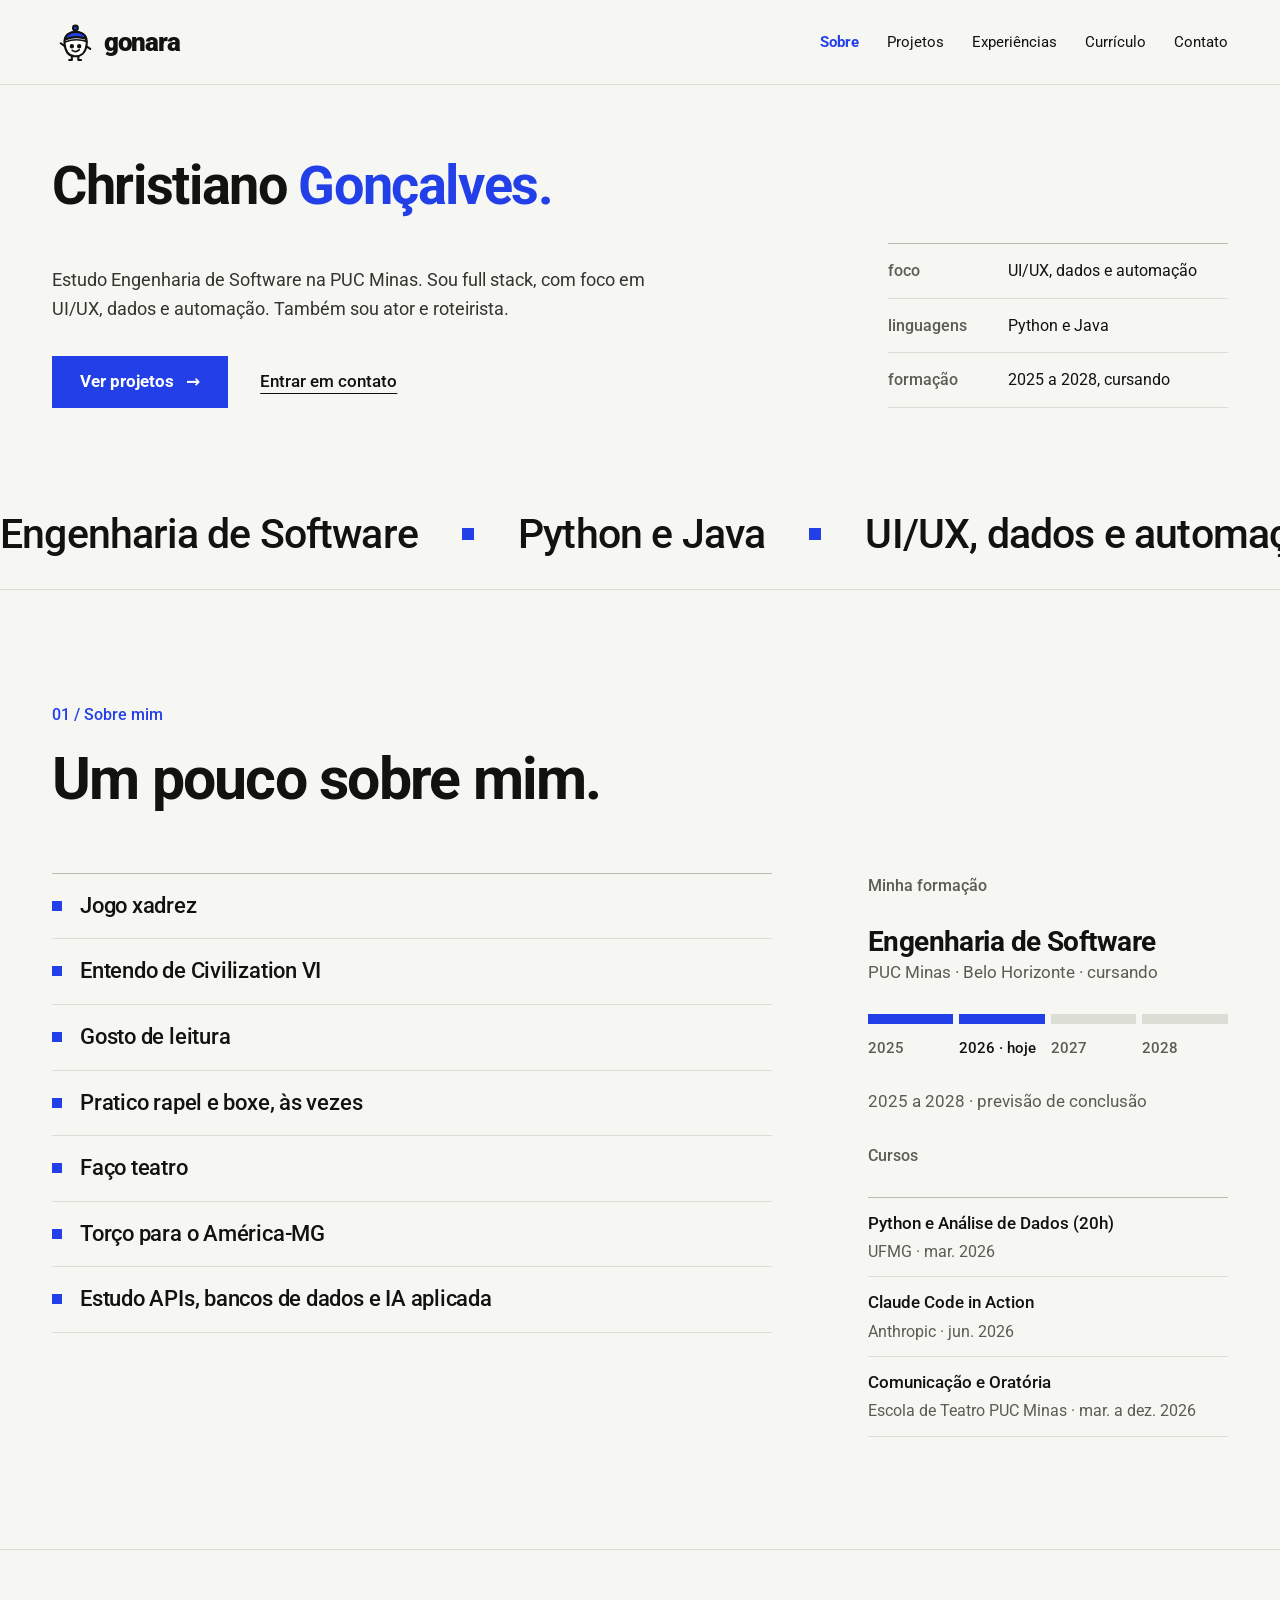
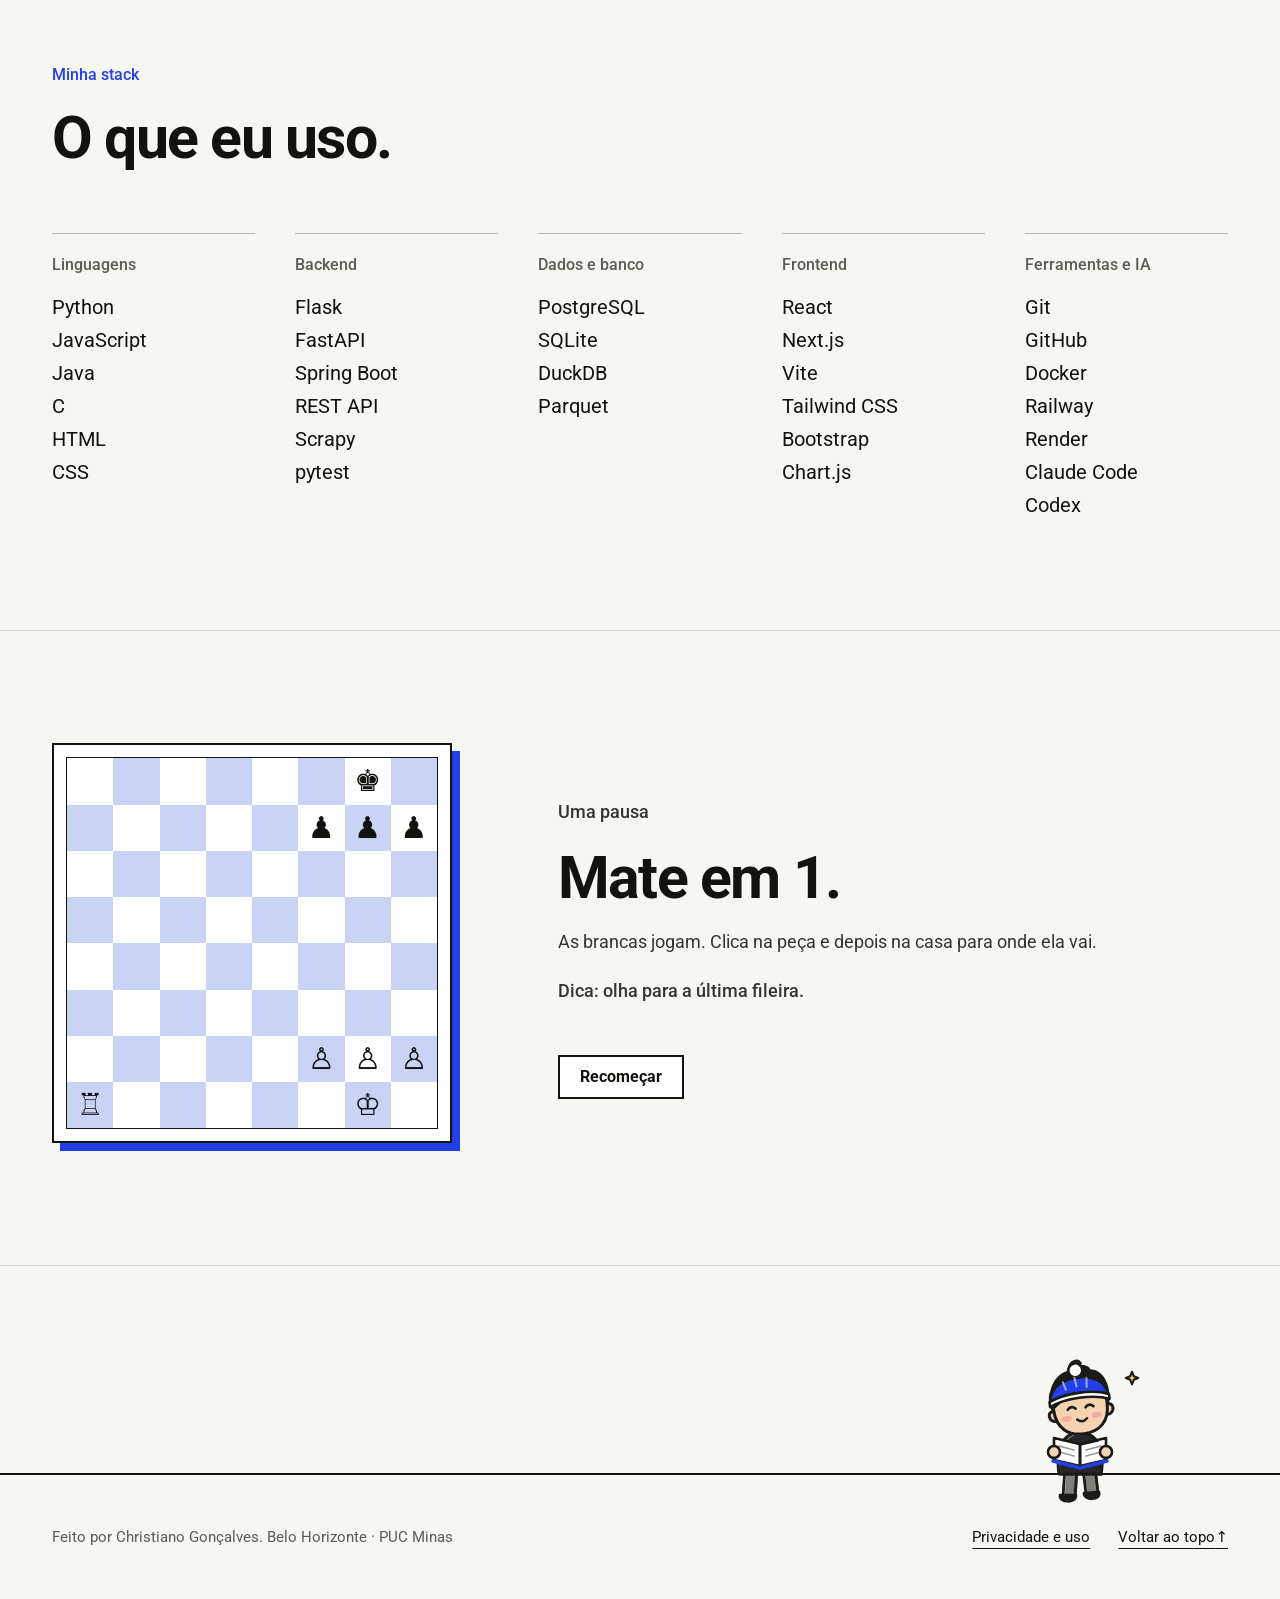
<file: index.html>
<!doctype html>
<html lang="pt-BR">
  <head>
    <meta charset="utf-8">
    <meta name="viewport" content="width=device-width,initial-scale=1">
    <title>
      Christiano Gonçalves · Portfólio
    </title>
    <meta name="description" content="Portfólio profissional de Christiano Gonçalves. Engenharia de Software, PUC Minas.">
    <meta http-equiv="refresh" content="0;url=html/sobre.html">
    <script src="js/entrada.js?v=31" defer>
    </script>
  </head>
  <body>
    <p>
      <a href="html/sobre.html">
        Acessar o portfólio de Christiano Gonçalves
      </a>
    </p>
  </body>
</html>
</file>
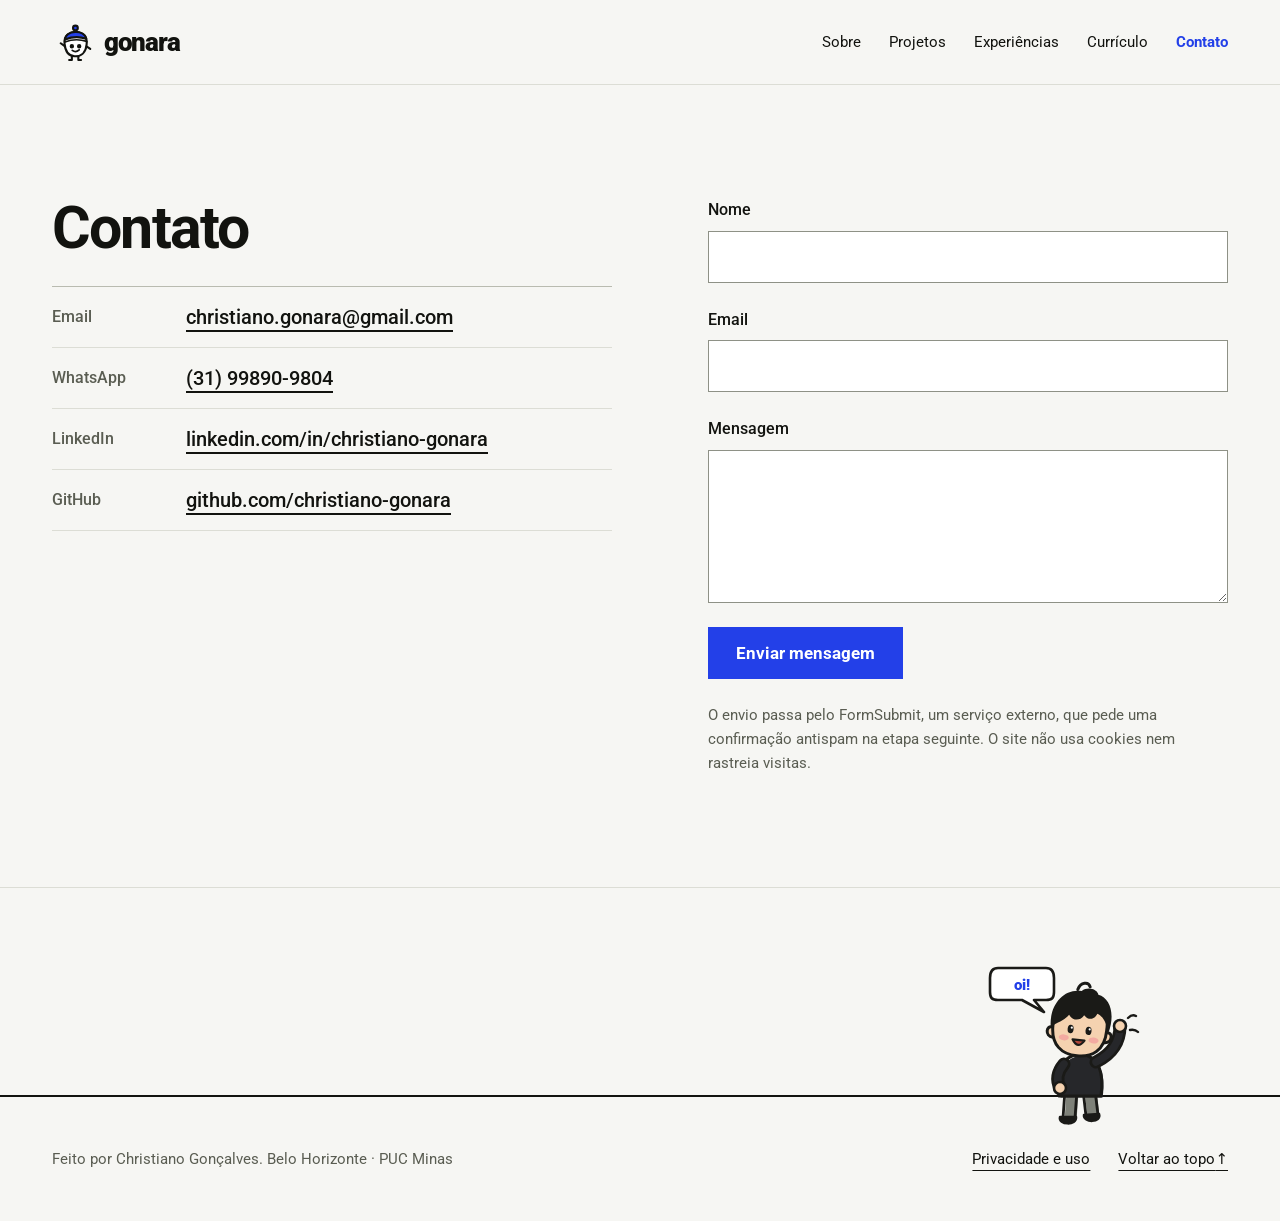
<file: html/contato.html>
<!doctype html>
<html lang="pt-BR">
  <head>
    <meta charset="utf-8">
    <meta name="viewport" content="width=device-width, initial-scale=1">
    <title>Contato · Christiano Gonçalves</title>
    <meta name="description" content="Fale com Christiano Gonçalves por email, WhatsApp, LinkedIn ou pelo formulário.">
    <meta name="theme-color" content="#F6F6F3">
    <meta property="og:type" content="website">
    <meta property="og:title" content="Contato · Christiano Gonçalves">
    <meta property="og:description" content="Fale com Christiano Gonçalves por email, WhatsApp, LinkedIn ou pelo formulário.">
    <meta property="og:url" content="https://christiano-gonara.github.io/portfolio/html/contato.html">
    <meta property="og:image" content="https://christiano-gonara.github.io/portfolio/assets/og-image.png">
    <meta property="og:locale" content="pt_BR">
    <meta name="twitter:card" content="summary_large_image">
    <link rel="icon" href="../assets/favicon.svg" type="image/svg+xml">
    <link rel="preconnect" href="https://fonts.googleapis.com">
    <link rel="preconnect" href="https://fonts.gstatic.com" crossorigin>
    <link rel="stylesheet" href="https://fonts.googleapis.com/css2?family=Roboto:wght@400;500;700;900&amp;display=swap">
    <link rel="stylesheet" href="../css/style.css?v=42">
    <script type="module" src="../js/app.js?v=42"></script>
  </head>
  <body>
    <a class="pular" href="#conteudo">Ir para o conteúdo</a>
    <header class="topo" id="topo">
      <div class="wrap topo-linha">
        <a class="logo" href="sobre.html" aria-label="gonara, início"><svg class="mascote" aria-hidden="true" width="46" height="44" viewBox="0 0 44 42" fill="none" stroke="#12130F" stroke-width="2" stroke-linecap="round" stroke-linejoin="round"><path d="M12.2 25 L8.3 22.2 M33 25.2 L36.6 27.6"></path><path d="M19 34 V38.2 H16.4 M25.2 34 V38.2 H27.8"></path><path d="M12 22.5 C11.2 14.5 17 11.2 23 11.6 C30.2 12 34 16.4 33.1 23.2 C32.4 31 28 35 21.6 34.6 C15.2 34.2 12.6 29.4 12 22.5 Z" fill="#FFFFFF"></path><path d="M12.6 18.6 C12.8 9.6 31 8.4 32.8 17.8 C26 15.6 19 15.9 12.6 18.6 Z" fill="#2340E8"></path><path d="M12.4 21 C19 18.4 26.4 18.2 33.2 20.4" stroke-width="1.6"></path><circle cx="22.4" cy="7.6" r="2.3" fill="#2340E8"></circle><circle cx="19" cy="25" r="1.1" fill="#12130F"></circle><circle cx="26" cy="25" r="1.1" fill="#12130F"></circle><path d="M19.4 29 Q22.6 31.6 26 28.6" stroke-width="1.7"></path></svg><span class="logo-nome">gonara</span></a>
        <nav class="menu" aria-label="Principal"><a href="sobre.html">Sobre</a><a href="projetos.html">Projetos</a><a href="experiencias.html">Experiências</a><a href="curriculo.html">Currículo</a><a href="contato.html" aria-current="page">Contato</a></nav>
      </div>
    </header>
    <main id="conteudo">
      <section class="secao" aria-labelledby="titulo-contato">
        <div class="wrap contato-colunas">
          <div class="contato-lado">
            <h1 class="titulo" id="titulo-contato">Contato</h1>
            <dl class="contatos">
              <div><dt>Email</dt><dd><a href="mailto:christiano.gonara@gmail.com">christiano.gonara@gmail.com</a></dd></div><div><dt>WhatsApp</dt><dd><a href="https://wa.me/5531998909804">(31) 99890-9804</a></dd></div><div><dt>LinkedIn</dt><dd><a href="https://www.linkedin.com/in/christiano-gonara/">linkedin.com/in/christiano-gonara</a></dd></div><div><dt>GitHub</dt><dd><a href="https://github.com/christiano-gonara">github.com/christiano-gonara</a></dd></div>
            </dl>
          </div>
          <form class="formulario" action="https://formsubmit.co/christiano.gonara@gmail.com" method="POST" novalidate data-formulario>
            <input type="hidden" name="_subject" value="Contato pelo portfólio de Christiano Gonçalves">
            <input type="hidden" name="_template" value="table">
            <input type="hidden" name="_next" value="https://christiano-gonara.github.io/portfolio/html/obrigado.html">
            <div class="mel" aria-hidden="true"><label>Não preencher <input type="text" name="_honey" tabindex="-1" autocomplete="off"></label></div>
            <div class="campo">
              <label for="nome">Nome</label>
              <input id="nome" name="name" type="text" autocomplete="name" required minlength="2" maxlength="100" aria-describedby="nome-erro">
              <p class="erro" id="nome-erro" hidden></p>
            </div>
            <div class="campo">
              <label for="email">Email</label>
              <input id="email" name="email" type="email" autocomplete="email" required maxlength="254" aria-describedby="email-erro">
              <p class="erro" id="email-erro" hidden></p>
            </div>
            <div class="campo">
              <label for="mensagem">Mensagem</label>
              <textarea id="mensagem" name="message" rows="5" required minlength="10" maxlength="5000" aria-describedby="mensagem-erro"></textarea>
              <p class="erro" id="mensagem-erro" hidden></p>
            </div>
            <button class="botao" type="submit">Enviar mensagem</button>
            <p class="aviso">O envio passa pelo FormSubmit, um serviço externo, que pede uma confirmação antispam na etapa seguinte. O site não usa cookies nem rastreia visitas.</p>
          </form>
        </div>
      </section>
    </main>
    <div class="wrap boneco-linha" aria-hidden="true"><div class="boneco"><svg aria-hidden="true" width="200" height="196" viewBox="0 0 200 196" fill="none"><path d="M85 154 L83 182 L95 182 L97 154 Z" fill="#7E8178" transform="translate(1.6 1.4)"></path><path d="M85 154 L83 182 L95 182 L97 154 Z" fill="none" stroke="#1A1A17" stroke-width="2.8" stroke-linecap="round" stroke-linejoin="round"></path><path d="M103 154 L106 180 L118 179 L115 154 Z" fill="#7E8178" transform="translate(1.6 1.4)"></path><path d="M103 154 L106 180 L118 179 L115 154 Z" fill="none" stroke="#1A1A17" stroke-width="2.8" stroke-linecap="round" stroke-linejoin="round"></path><path d="M80 181 C78 189 97 190 96 181 Z" fill="#1A1A17" stroke="#1A1A17" stroke-width="2.5" stroke-linecap="round" stroke-linejoin="round"></path><path d="M104 179 C103 187 122 187 119 178 Z" fill="#1A1A17" stroke="#1A1A17" stroke-width="2.5" stroke-linecap="round" stroke-linejoin="round"></path><path d="M79 160 C76 138 80 120 100 118 C120 120 124 138 121 160 Z" fill="#26272A" transform="translate(1.6 1.4)"></path><path d="M79 160 C76 138 80 120 100 118 C120 120 124 138 121 160 Z" fill="none" stroke="#1A1A17" stroke-width="3" stroke-linecap="round" stroke-linejoin="round"></path><path d="M116 126 Q140 114 140 90" stroke="#1A1A17" stroke-width="13" stroke-linecap="round" fill="none"></path><path d="M116 126 Q140 114 140 90" stroke="#26272A" stroke-width="7.5" stroke-linecap="round" fill="none"></path><circle cx="140" cy="90" r="6" fill="#F5D2B0" stroke="#1A1A17" stroke-width="2.6" stroke-linecap="round" stroke-linejoin="round"></circle><path d="M84 128 Q74 140 80 152" stroke="#1A1A17" stroke-width="13" stroke-linecap="round" fill="none"></path><path d="M84 128 Q74 140 80 152" stroke="#26272A" stroke-width="7.5" stroke-linecap="round" fill="none"></path><circle cx="80" cy="152" r="6" fill="#F5D2B0" stroke="#1A1A17" stroke-width="2.6" stroke-linecap="round" stroke-linejoin="round"></circle><path d="M148 82 q4 -4 8 -2 M150 94 q5 -1 8 2" fill="none" stroke="#1A1A17" stroke-width="2.4" stroke-linecap="round" stroke-linejoin="round"></path><path d="M18 32 H66 C72 32 74 36 74 42 V56 C74 62 72 64 66 64 H54 L64 76 L42 64 H18 C12 64 10 62 10 56 V42 C10 36 12 32 18 32 Z" fill="#FFFFFF" transform="translate(1.6 1.4)"></path><path d="M18 32 H66 C72 32 74 36 74 42 V56 C74 62 72 64 66 64 H54 L64 76 L42 64 H18 C12 64 10 62 10 56 V42 C10 36 12 32 18 32 Z" fill="none" stroke="#1A1A17" stroke-width="2.6" stroke-linecap="round" stroke-linejoin="round"></path><text x="42" y="54" text-anchor="middle" font-family="Roboto, Arial, sans-serif" font-weight="900" font-size="15" fill="#2340E8">oi!</text><g transform="translate(100 90) rotate(6)"><path d="M-27 4 C-34 2 -34 14 -26 14" fill="#F5D2B0" stroke="#1A1A17" stroke-width="3" stroke-linecap="round" stroke-linejoin="round"></path><path d="M27 4 C34 2 34 14 26 14" fill="#F5D2B0" stroke="#1A1A17" stroke-width="3" stroke-linecap="round" stroke-linejoin="round"></path><path d="M-27 2 C-28 -22 -12 -30 1 -30 C16 -30 28 -20 27 2 C27 22 15 30 0 30 C-15 30 -27 22 -27 2 Z" fill="#F5D2B0" stroke="#1A1A17" stroke-width="3" stroke-linecap="round" stroke-linejoin="round"></path><ellipse cx="-15" cy="13" rx="5" ry="3" fill="#F29C9C" opacity=".75"></ellipse><ellipse cx="15" cy="13" rx="5" ry="3" fill="#F29C9C" opacity=".75"></ellipse><ellipse cx="-9" cy="4" rx="3" ry="4.2" fill="#1A1A17"></ellipse><ellipse cx="9" cy="4" rx="3" ry="4.2" fill="#1A1A17"></ellipse><circle cx="-8" cy="2.4" r="1.1" fill="#FFF"></circle><circle cx="10" cy="2.4" r="1.1" fill="#FFF"></circle><path d="M-6 14 Q0 24 6 14 Z" fill="#B5473A" stroke="#1A1A17" stroke-width="2.2" stroke-linecap="round" stroke-linejoin="round"></path><path d="M-29 4 C-33 -18 -20 -36 -2 -35 C4 -41 14 -38 15 -33 C27 -31 34 -16 29 4 C26 -6 22 -12 16 -14 C14 -8 8 -6 3 -11 C0 -5 -8 -4 -12 -10 C-16 -4 -22 -2 -29 4 Z" fill="#1A1A17"></path><path d="M-6 -36 C-4 -44 4 -45 6 -40" fill="none" stroke="#1A1A17" stroke-width="3" stroke-linecap="round" stroke-linejoin="round"></path></g></svg></div></div>
    <footer class="rodape">
      <div class="wrap">
        <p>Feito por Christiano Gonçalves. Belo Horizonte · PUC Minas</p>
        <nav aria-label="Rodapé">
          <a href="privacidade.html">Privacidade e uso</a>
          <a href="#topo">Voltar ao topo <span aria-hidden="true">↑</span></a>
        </nav>
      </div>
    </footer>
  </body>
</html>
</file>
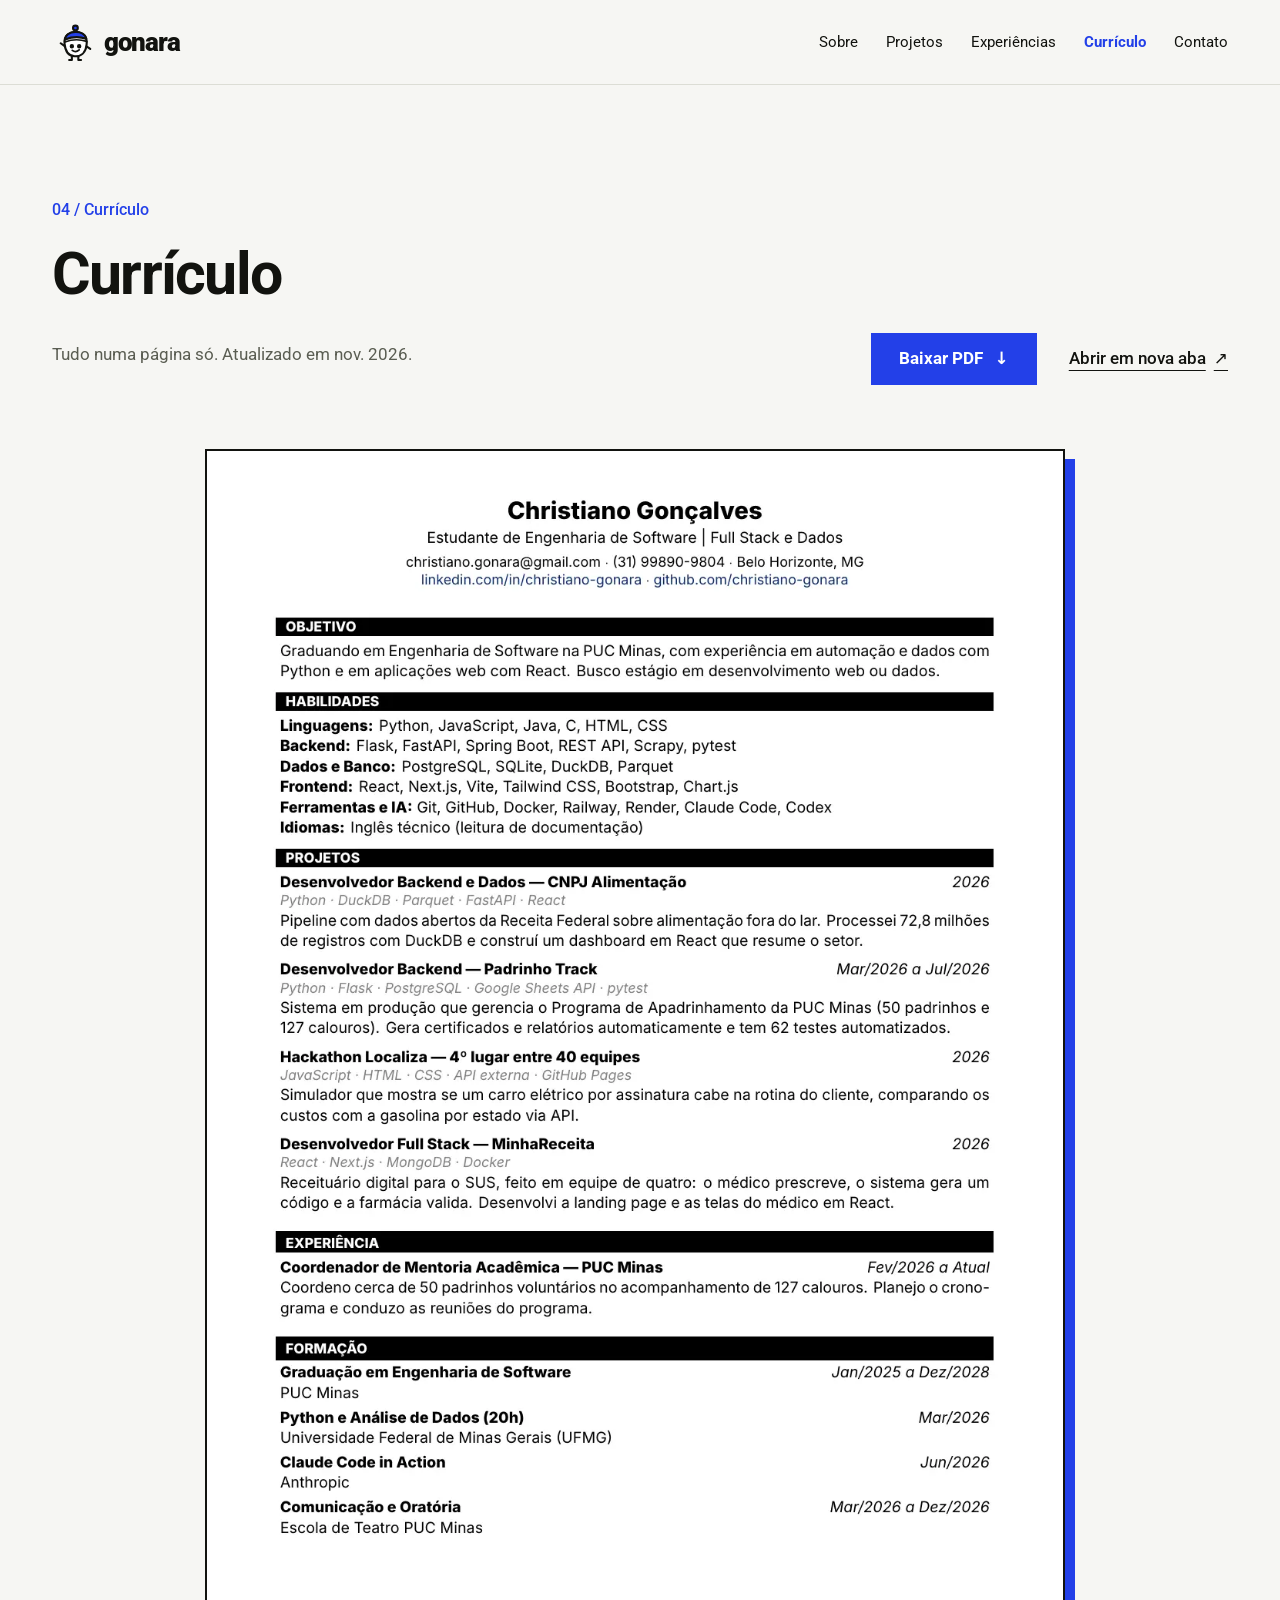
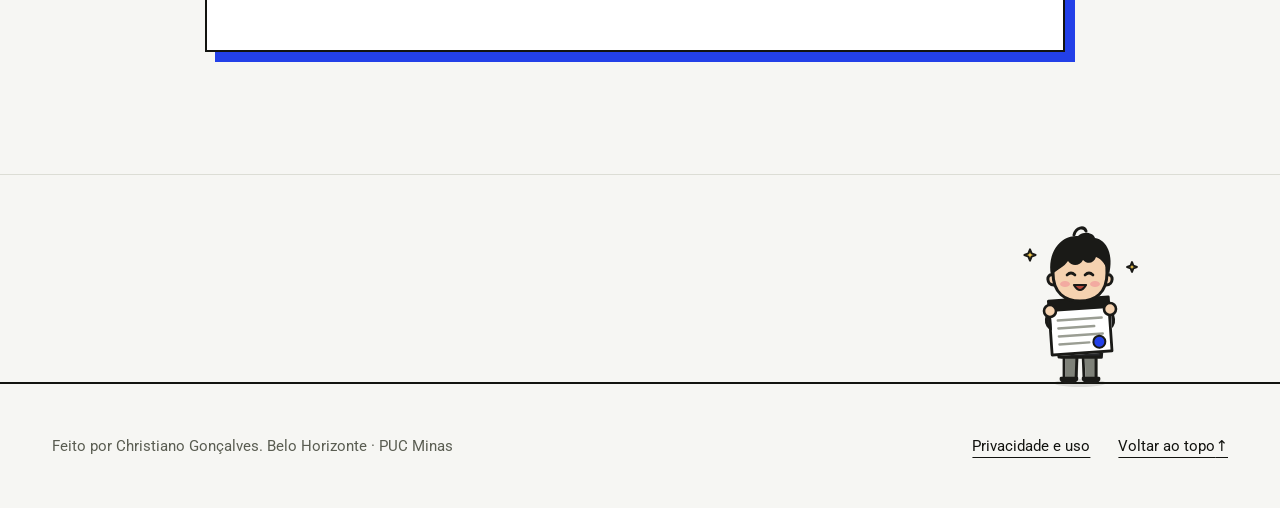
<file: html/curriculo.html>
<!doctype html>
<html lang="pt-BR">
  <head>
    <meta charset="utf-8">
    <meta name="viewport" content="width=device-width, initial-scale=1">
    <title>Currículo · Christiano Gonçalves</title>
    <meta name="description" content="Currículo de Christiano Gonçalves em PDF.">
    <meta name="theme-color" content="#F6F6F3">
    <meta property="og:type" content="website">
    <meta property="og:title" content="Currículo · Christiano Gonçalves">
    <meta property="og:description" content="Currículo de Christiano Gonçalves em PDF.">
    <meta property="og:url" content="https://christiano-gonara.github.io/portfolio/html/curriculo.html">
    <meta property="og:image" content="https://christiano-gonara.github.io/portfolio/assets/og-image.png">
    <meta property="og:locale" content="pt_BR">
    <meta name="twitter:card" content="summary_large_image">
    <link rel="icon" href="../assets/favicon.svg" type="image/svg+xml">
    <link rel="preconnect" href="https://fonts.googleapis.com">
    <link rel="preconnect" href="https://fonts.gstatic.com" crossorigin>
    <link rel="stylesheet" href="https://fonts.googleapis.com/css2?family=Roboto:wght@400;500;700;900&amp;display=swap">
    <link rel="stylesheet" href="../css/style.css?v=42">
  </head>
  <body>
    <a class="pular" href="#conteudo">Ir para o conteúdo</a>
    <header class="topo" id="topo">
      <div class="wrap topo-linha">
        <a class="logo" href="sobre.html" aria-label="gonara, início"><svg class="mascote" aria-hidden="true" width="46" height="44" viewBox="0 0 44 42" fill="none" stroke="#12130F" stroke-width="2" stroke-linecap="round" stroke-linejoin="round"><path d="M12.2 25 L8.3 22.2 M33 25.2 L36.6 27.6"></path><path d="M19 34 V38.2 H16.4 M25.2 34 V38.2 H27.8"></path><path d="M12 22.5 C11.2 14.5 17 11.2 23 11.6 C30.2 12 34 16.4 33.1 23.2 C32.4 31 28 35 21.6 34.6 C15.2 34.2 12.6 29.4 12 22.5 Z" fill="#FFFFFF"></path><path d="M12.6 18.6 C12.8 9.6 31 8.4 32.8 17.8 C26 15.6 19 15.9 12.6 18.6 Z" fill="#2340E8"></path><path d="M12.4 21 C19 18.4 26.4 18.2 33.2 20.4" stroke-width="1.6"></path><circle cx="22.4" cy="7.6" r="2.3" fill="#2340E8"></circle><circle cx="19" cy="25" r="1.1" fill="#12130F"></circle><circle cx="26" cy="25" r="1.1" fill="#12130F"></circle><path d="M19.4 29 Q22.6 31.6 26 28.6" stroke-width="1.7"></path></svg><span class="logo-nome">gonara</span></a>
        <nav class="menu" aria-label="Principal"><a href="sobre.html">Sobre</a><a href="projetos.html">Projetos</a><a href="experiencias.html">Experiências</a><a href="curriculo.html" aria-current="page">Currículo</a><a href="contato.html">Contato</a></nav>
      </div>
    </header>
    <main id="conteudo">
      <section class="secao" aria-labelledby="titulo-curriculo">
        <div class="wrap pilha">
          <div class="cv-topo">
            <div class="cabeca">
              <p class="rotulo">04 / Currículo</p>
              <h1 class="titulo" id="titulo-curriculo">Currículo</h1>
              <p class="sutil">Tudo numa página só. Atualizado em nov. 2026.</p>
            </div>
            <div class="acoes">
              <a class="botao" href="../assets/curriculo-christiano-goncalves.pdf" download>Baixar PDF <span aria-hidden="true">↓</span></a>
              <a class="link-seta" href="../assets/curriculo-christiano-goncalves.pdf" target="_blank" rel="noopener">Abrir em nova aba <span aria-hidden="true">↗</span></a>
            </div>
          </div>
          <div class="moldura cv-moldura">
            <object data="../assets/curriculo-christiano-goncalves.pdf#view=FitH" type="application/pdf" aria-label="Currículo de Christiano Gonçalves em PDF">
              <img src="../assets/curriculo-pagina-1.webp" alt="Currículo de Christiano Gonçalves, uma página: objetivo, habilidades, projetos, experiência e formação" width="1075" height="1521">
            </object>
          </div>
        </div>
      </section>
    </main>
    <div class="wrap boneco-linha" aria-hidden="true"><div class="boneco"><svg aria-hidden="true" width="200" height="196" viewBox="0 0 200 196" fill="none"><ellipse cx="100" cy="160" rx="26" ry="4" fill="#1A1A17" opacity=".12"></ellipse><path d="M84 130 L84 156 L96 156 L97 130 Z" fill="#7E8178" transform="translate(1.6 1.4)"></path><path d="M84 130 L84 156 L96 156 L97 130 Z" fill="none" stroke="#1A1A17" stroke-width="2.8" stroke-linecap="round" stroke-linejoin="round"></path><path d="M103 130 L104 156 L116 156 L116 130 Z" fill="#7E8178" transform="translate(1.6 1.4)"></path><path d="M103 130 L104 156 L116 156 L116 130 Z" fill="none" stroke="#1A1A17" stroke-width="2.8" stroke-linecap="round" stroke-linejoin="round"></path><path d="M81 155 C79 161 98 161 97 155 Z" fill="#1A1A17" stroke="#1A1A17" stroke-width="2.5" stroke-linecap="round" stroke-linejoin="round"></path><path d="M103 155 C102 161 121 161 119 155 Z" fill="#1A1A17" stroke="#1A1A17" stroke-width="2.5" stroke-linecap="round" stroke-linejoin="round"></path><path d="M79 134 C76 112 80 94 100 92 C120 94 124 112 121 134 Z" fill="#26272A" transform="translate(1.6 1.4)"></path><path d="M79 134 C76 112 80 94 100 92 C120 94 124 112 121 134 Z" fill="none" stroke="#1A1A17" stroke-width="3" stroke-linecap="round" stroke-linejoin="round"></path><path d="M82 102 Q66 104 74 90" stroke="#1A1A17" stroke-width="13" stroke-linecap="round" fill="none"></path><path d="M82 102 Q66 104 74 90" stroke="#26272A" stroke-width="7.5" stroke-linecap="round" fill="none"></path><path d="M118 102 Q134 104 126 90" stroke="#1A1A17" stroke-width="13" stroke-linecap="round" fill="none"></path><path d="M118 102 Q134 104 126 90" stroke="#26272A" stroke-width="7.5" stroke-linecap="round" fill="none"></path><g transform="rotate(-4 100 100)"><path d="M70 76 H130 V130 H70 Z" fill="#FFFFFF" transform="translate(1.6 1.4)"></path><path d="M70 76 H130 V130 H70 Z" fill="none" stroke="#1A1A17" stroke-width="2.8" stroke-linecap="round" stroke-linejoin="round"></path><rect x="70" y="76" width="60" height="11" fill="#1A1A17"></rect><path d="M78 96 H122 M78 104 H114 M78 112 H122 M78 120 H108" stroke="#9A9D93" stroke-width="2.4" stroke-linecap="round"></path><circle cx="118" cy="120" r="6" fill="#2340E8" stroke="#1A1A17" stroke-width="2" stroke-linecap="round" stroke-linejoin="round"></circle></g><circle cx="70" cy="88" r="6" fill="#F5D2B0" stroke="#1A1A17" stroke-width="2.6" stroke-linecap="round" stroke-linejoin="round"></circle><circle cx="130" cy="86" r="6" fill="#F5D2B0" stroke="#1A1A17" stroke-width="2.6" stroke-linecap="round" stroke-linejoin="round"></circle><g transform="translate(100 48) rotate(0)"><path d="M-27 4 C-34 2 -34 14 -26 14" fill="#F5D2B0" stroke="#1A1A17" stroke-width="3" stroke-linecap="round" stroke-linejoin="round"></path><path d="M27 4 C34 2 34 14 26 14" fill="#F5D2B0" stroke="#1A1A17" stroke-width="3" stroke-linecap="round" stroke-linejoin="round"></path><path d="M-27 2 C-28 -22 -12 -30 1 -30 C16 -30 28 -20 27 2 C27 22 15 30 0 30 C-15 30 -27 22 -27 2 Z" fill="#F5D2B0" stroke="#1A1A17" stroke-width="3" stroke-linecap="round" stroke-linejoin="round"></path><ellipse cx="-15" cy="13" rx="5" ry="3" fill="#F29C9C" opacity=".75"></ellipse><ellipse cx="15" cy="13" rx="5" ry="3" fill="#F29C9C" opacity=".75"></ellipse><path d="M-13 4 Q-9 0 -5 4 M5 4 Q9 0 13 4" fill="none" stroke="#1A1A17" stroke-width="2.6" stroke-linecap="round" stroke-linejoin="round"></path><path d="M-6 14 Q0 24 6 14 Z" fill="#B5473A" stroke="#1A1A17" stroke-width="2.2" stroke-linecap="round" stroke-linejoin="round"></path><path d="M-29 4 C-33 -18 -20 -36 -2 -35 C4 -41 14 -38 15 -33 C27 -31 34 -16 29 4 C26 -6 22 -12 16 -14 C14 -8 8 -6 3 -11 C0 -5 -8 -4 -12 -10 C-16 -4 -22 -2 -29 4 Z" fill="#1A1A17"></path><path d="M-6 -36 C-4 -44 4 -45 6 -40" fill="none" stroke="#1A1A17" stroke-width="3" stroke-linecap="round" stroke-linejoin="round"></path></g><path d="M50 26.4 L51.6 30.4 L55.6 32 L51.6 33.6 L50 37.6 L48.4 33.6 L44.4 32 L48.4 30.4 Z" fill="#F2C94C" stroke="#1A1A17" stroke-width="2" stroke-linecap="round" stroke-linejoin="round"></path><path d="M152 39.1 L153.4 42.6 L156.9 44 L153.4 45.4 L152 48.9 L150.6 45.4 L147.1 44 L150.6 42.6 Z" fill="#F2C94C" stroke="#1A1A17" stroke-width="2" stroke-linecap="round" stroke-linejoin="round"></path></svg></div></div>
    <footer class="rodape">
      <div class="wrap">
        <p>Feito por Christiano Gonçalves. Belo Horizonte · PUC Minas</p>
        <nav aria-label="Rodapé">
          <a href="privacidade.html">Privacidade e uso</a>
          <a href="#topo">Voltar ao topo <span aria-hidden="true">↑</span></a>
        </nav>
      </div>
    </footer>
  </body>
</html>
</file>
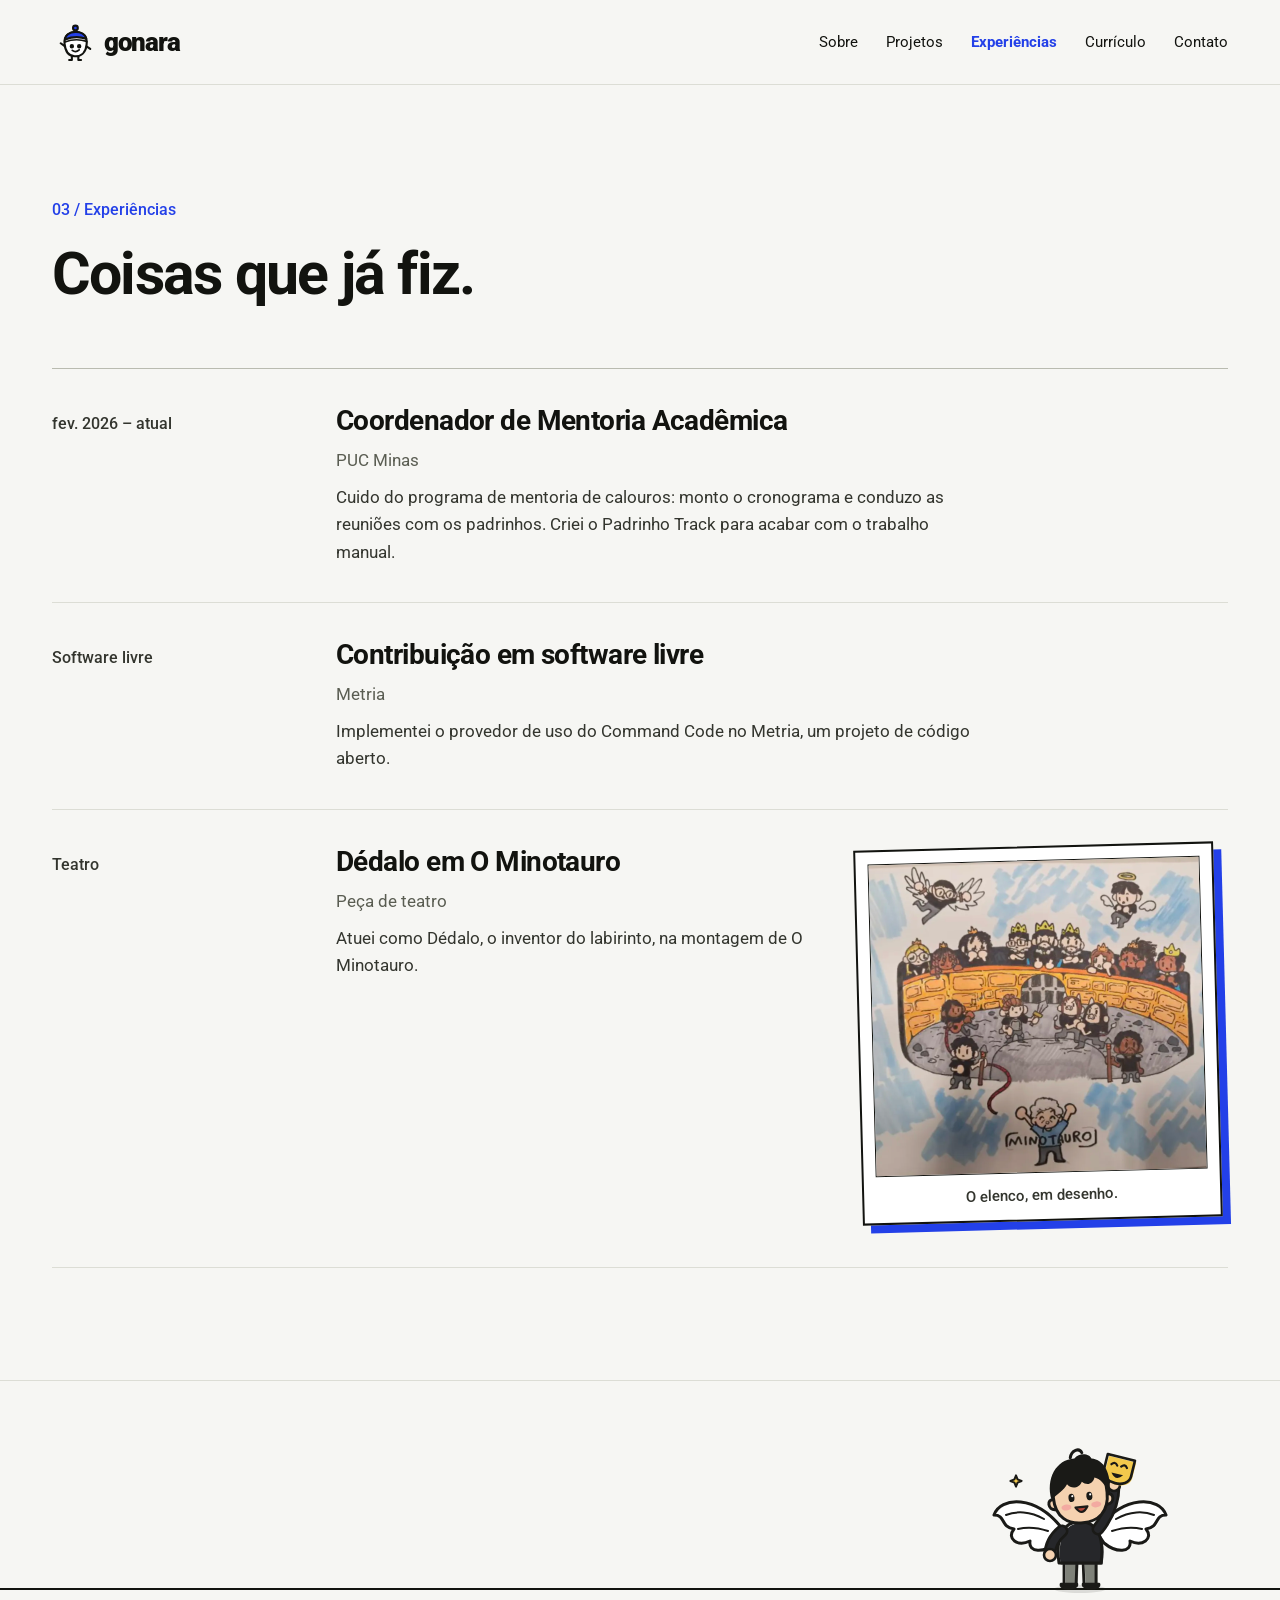
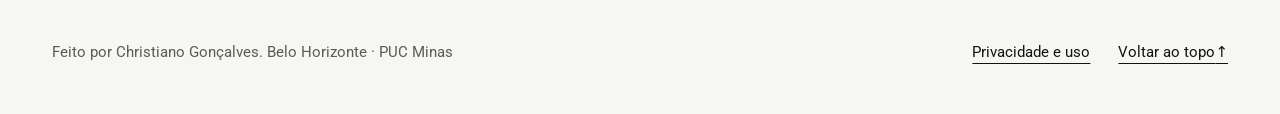
<file: html/experiencias.html>
<!doctype html>
<html lang="pt-BR">
  <head>
    <meta charset="utf-8">
    <meta name="viewport" content="width=device-width, initial-scale=1">
    <title>Experiências · Christiano Gonçalves</title>
    <meta name="description" content="Mentoria acadêmica na PUC Minas, software livre e teatro.">
    <meta name="theme-color" content="#F6F6F3">
    <meta property="og:type" content="website">
    <meta property="og:title" content="Experiências · Christiano Gonçalves">
    <meta property="og:description" content="Mentoria acadêmica na PUC Minas, software livre e teatro.">
    <meta property="og:url" content="https://christiano-gonara.github.io/portfolio/html/experiencias.html">
    <meta property="og:image" content="https://christiano-gonara.github.io/portfolio/assets/og-image.png">
    <meta property="og:locale" content="pt_BR">
    <meta name="twitter:card" content="summary_large_image">
    <link rel="icon" href="../assets/favicon.svg" type="image/svg+xml">
    <link rel="preconnect" href="https://fonts.googleapis.com">
    <link rel="preconnect" href="https://fonts.gstatic.com" crossorigin>
    <link rel="stylesheet" href="https://fonts.googleapis.com/css2?family=Roboto:wght@400;500;700;900&amp;display=swap">
    <link rel="stylesheet" href="../css/style.css?v=42">
  </head>
  <body>
    <a class="pular" href="#conteudo">Ir para o conteúdo</a>
    <header class="topo" id="topo">
      <div class="wrap topo-linha">
        <a class="logo" href="sobre.html" aria-label="gonara, início"><svg class="mascote" aria-hidden="true" width="46" height="44" viewBox="0 0 44 42" fill="none" stroke="#12130F" stroke-width="2" stroke-linecap="round" stroke-linejoin="round"><path d="M12.2 25 L8.3 22.2 M33 25.2 L36.6 27.6"></path><path d="M19 34 V38.2 H16.4 M25.2 34 V38.2 H27.8"></path><path d="M12 22.5 C11.2 14.5 17 11.2 23 11.6 C30.2 12 34 16.4 33.1 23.2 C32.4 31 28 35 21.6 34.6 C15.2 34.2 12.6 29.4 12 22.5 Z" fill="#FFFFFF"></path><path d="M12.6 18.6 C12.8 9.6 31 8.4 32.8 17.8 C26 15.6 19 15.9 12.6 18.6 Z" fill="#2340E8"></path><path d="M12.4 21 C19 18.4 26.4 18.2 33.2 20.4" stroke-width="1.6"></path><circle cx="22.4" cy="7.6" r="2.3" fill="#2340E8"></circle><circle cx="19" cy="25" r="1.1" fill="#12130F"></circle><circle cx="26" cy="25" r="1.1" fill="#12130F"></circle><path d="M19.4 29 Q22.6 31.6 26 28.6" stroke-width="1.7"></path></svg><span class="logo-nome">gonara</span></a>
        <nav class="menu" aria-label="Principal"><a href="sobre.html">Sobre</a><a href="projetos.html">Projetos</a><a href="experiencias.html" aria-current="page">Experiências</a><a href="curriculo.html">Currículo</a><a href="contato.html">Contato</a></nav>
      </div>
    </header>
    <main id="conteudo">
      <section class="secao" aria-labelledby="titulo-experiencias">
        <div class="wrap pilha">
          <div class="cabeca">
<p class="rotulo">03 / Experiências</p>
<h1 class="titulo" id="titulo-experiencias">Coisas que já fiz.</h1>
</div>
          <div class="experiencias">
            <article class="exp">
              <p class="exp-data">fev. 2026 – atual</p>
              <div class="exp-corpo"><div class="exp-texto">
                <h3>Coordenador de Mentoria Acadêmica</h3>
                <p class="onde">PUC Minas</p>
                <p>Cuido do programa de mentoria de calouros: monto o cronograma e conduzo as reuniões com os padrinhos. Criei o Padrinho Track para acabar com o trabalho manual.</p>
              </div></div>
            </article>
            <article class="exp">
              <p class="exp-data">Software livre</p>
              <div class="exp-corpo"><div class="exp-texto">
                <h3>Contribuição em software livre</h3>
                <p class="onde">Metria</p>
                <p>Implementei o provedor de uso do Command Code no Metria, um projeto de código aberto.</p>
              </div></div>
            </article>
            <article class="exp">
              <p class="exp-data">Teatro</p>
              <div class="exp-corpo">
                <div class="exp-texto">
                  <h3>Dédalo em O Minotauro</h3>
                  <p class="onde">Peça de teatro</p>
                  <p>Atuei como Dédalo, o inventor do labirinto, na montagem de O Minotauro.</p>
                </div>
                <figure class="moldura">
                  <img src="../assets/projetos/o-minotauro.webp" alt="Desenho do elenco de O Minotauro: atores em estilo de desenho infantil numa arena, com a plateia de coroa no alto" loading="lazy" width="900" height="849">
                  <figcaption>O elenco, em desenho.</figcaption>
                </figure>
              </div>
            </article>
          </div>
        </div>
      </section>
    </main>
    <div class="wrap boneco-linha" aria-hidden="true"><div class="boneco"><svg aria-hidden="true" width="200" height="196" viewBox="0 0 200 196" fill="none"><ellipse cx="100" cy="160" rx="26" ry="4" fill="#1A1A17" opacity=".12"></ellipse><path d="M116 102 C144 64 180 68 186 86 C174 86 180 98 166 100 C174 110 162 118 150 112 C152 124 136 124 124 114 Z" fill="#FFFFFF" transform="translate(1.6 1.4)"></path><path d="M116 102 C144 64 180 68 186 86 C174 86 180 98 166 100 C174 110 162 118 150 112 C152 124 136 124 124 114 Z" fill="none" stroke="#1A1A17" stroke-width="3" stroke-linecap="round" stroke-linejoin="round"></path><path d="M136 90 C150 82 164 82 174 86 M132 102 C144 98 154 98 162 100" fill="none" stroke="#1A1A17" stroke-width="2" stroke-linecap="round"></path><path d="M84 102 C56 64 20 68 14 86 C26 86 20 98 34 100 C26 110 38 118 50 112 C48 124 64 124 76 114 Z" fill="#FFFFFF" transform="translate(1.6 1.4)"></path><path d="M84 102 C56 64 20 68 14 86 C26 86 20 98 34 100 C26 110 38 118 50 112 C48 124 64 124 76 114 Z" fill="none" stroke="#1A1A17" stroke-width="3" stroke-linecap="round" stroke-linejoin="round"></path><path d="M64 90 C50 82 36 82 26 86 M68 102 C56 98 46 98 38 100" fill="none" stroke="#1A1A17" stroke-width="2" stroke-linecap="round"></path><path d="M84 130 L84 156 L96 156 L97 130 Z" fill="#7E8178" transform="translate(1.6 1.4)"></path><path d="M84 130 L84 156 L96 156 L97 130 Z" fill="none" stroke="#1A1A17" stroke-width="2.8" stroke-linecap="round" stroke-linejoin="round"></path><path d="M103 130 L104 156 L116 156 L116 130 Z" fill="#7E8178" transform="translate(1.6 1.4)"></path><path d="M103 130 L104 156 L116 156 L116 130 Z" fill="none" stroke="#1A1A17" stroke-width="2.8" stroke-linecap="round" stroke-linejoin="round"></path><path d="M81 155 C79 161 98 161 97 155 Z" fill="#1A1A17" stroke="#1A1A17" stroke-width="2.5" stroke-linecap="round" stroke-linejoin="round"></path><path d="M103 155 C102 161 121 161 119 155 Z" fill="#1A1A17" stroke="#1A1A17" stroke-width="2.5" stroke-linecap="round" stroke-linejoin="round"></path><path d="M79 134 C76 112 80 94 100 92 C120 94 124 112 121 134 Z" fill="#26272A" transform="translate(1.6 1.4)"></path><path d="M79 134 C76 112 80 94 100 92 C120 94 124 112 121 134 Z" fill="none" stroke="#1A1A17" stroke-width="3" stroke-linecap="round" stroke-linejoin="round"></path><path d="M82 102 Q70 112 70 126" stroke="#1A1A17" stroke-width="13" stroke-linecap="round" fill="none"></path><path d="M82 102 Q70 112 70 126" stroke="#26272A" stroke-width="7.5" stroke-linecap="round" fill="none"></path><circle cx="70" cy="126" r="6" fill="#F5D2B0" stroke="#1A1A17" stroke-width="2.6" stroke-linecap="round" stroke-linejoin="round"></circle><path d="M118 100 Q134 80 134 56" stroke="#1A1A17" stroke-width="13" stroke-linecap="round" fill="none"></path><path d="M118 100 Q134 80 134 56" stroke="#26272A" stroke-width="7.5" stroke-linecap="round" fill="none"></path><circle cx="134" cy="56" r="6" fill="#F5D2B0" stroke="#1A1A17" stroke-width="2.6" stroke-linecap="round" stroke-linejoin="round"></circle><g transform="translate(138 42) rotate(14)"><path d="M-14 -14 H14 V2 C14 16 -14 16 -14 2 Z" fill="#F2C94C" transform="translate(1.6 1.4)"></path><path d="M-14 -14 H14 V2 C14 16 -14 16 -14 2 Z" fill="none" stroke="#1A1A17" stroke-width="2.6" stroke-linecap="round" stroke-linejoin="round"></path><path d="M-8 -5 Q-5 -9 -2 -5 M2 -5 Q5 -9 8 -5" fill="none" stroke="#1A1A17" stroke-width="2.2" stroke-linecap="round" stroke-linejoin="round"></path><path d="M-6 3 Q0 11 6 3 Z" fill="#1A1A17"></path></g><g transform="translate(100 64) rotate(-6)"><path d="M-27 4 C-34 2 -34 14 -26 14" fill="#F5D2B0" stroke="#1A1A17" stroke-width="3" stroke-linecap="round" stroke-linejoin="round"></path><path d="M27 4 C34 2 34 14 26 14" fill="#F5D2B0" stroke="#1A1A17" stroke-width="3" stroke-linecap="round" stroke-linejoin="round"></path><path d="M-27 2 C-28 -22 -12 -30 1 -30 C16 -30 28 -20 27 2 C27 22 15 30 0 30 C-15 30 -27 22 -27 2 Z" fill="#F5D2B0" stroke="#1A1A17" stroke-width="3" stroke-linecap="round" stroke-linejoin="round"></path><ellipse cx="-15" cy="13" rx="5" ry="3" fill="#F29C9C" opacity=".75"></ellipse><ellipse cx="15" cy="13" rx="5" ry="3" fill="#F29C9C" opacity=".75"></ellipse><ellipse cx="-9" cy="4" rx="3" ry="4.2" fill="#1A1A17"></ellipse><ellipse cx="9" cy="4" rx="3" ry="4.2" fill="#1A1A17"></ellipse><circle cx="-8" cy="2.4" r="1.1" fill="#FFF"></circle><circle cx="10" cy="2.4" r="1.1" fill="#FFF"></circle><path d="M-6 14 Q0 24 6 14 Z" fill="#B5473A" stroke="#1A1A17" stroke-width="2.2" stroke-linecap="round" stroke-linejoin="round"></path><path d="M-29 4 C-33 -18 -20 -36 -2 -35 C4 -41 14 -38 15 -33 C27 -31 34 -16 29 4 C26 -6 22 -12 16 -14 C14 -8 8 -6 3 -11 C0 -5 -8 -4 -12 -10 C-16 -4 -22 -2 -29 4 Z" fill="#1A1A17"></path><path d="M-6 -36 C-4 -44 4 -45 6 -40" fill="none" stroke="#1A1A17" stroke-width="3" stroke-linecap="round" stroke-linejoin="round"></path></g><path d="M36 46.4 L37.6 50.4 L41.6 52 L37.6 53.6 L36 57.6 L34.4 53.6 L30.4 52 L34.4 50.4 Z" fill="#F2C94C" stroke="#1A1A17" stroke-width="2" stroke-linecap="round" stroke-linejoin="round"></path></svg></div></div>
    <footer class="rodape">
      <div class="wrap">
        <p>Feito por Christiano Gonçalves. Belo Horizonte · PUC Minas</p>
        <nav aria-label="Rodapé">
          <a href="privacidade.html">Privacidade e uso</a>
          <a href="#topo">Voltar ao topo <span aria-hidden="true">↑</span></a>
        </nav>
      </div>
    </footer>
  </body>
</html>
</file>
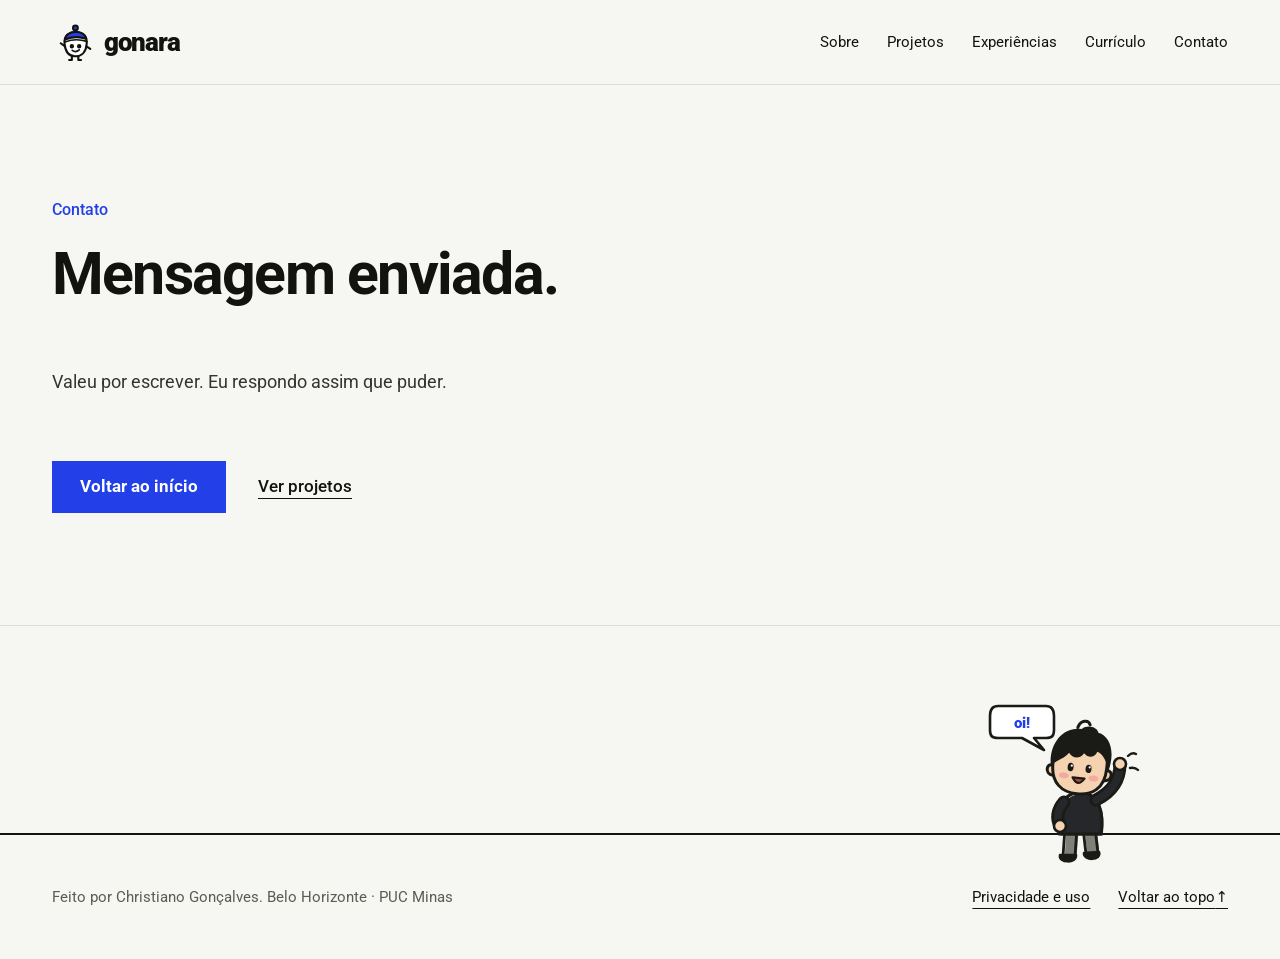
<file: html/obrigado.html>
<!doctype html>
<html lang="pt-BR">
  <head>
    <meta charset="utf-8">
    <meta name="viewport" content="width=device-width, initial-scale=1">
    <title>Mensagem enviada · Christiano Gonçalves</title>
    <meta name="description" content="Sua mensagem foi enviada.">
    <meta name="theme-color" content="#F6F6F3">
    <meta property="og:type" content="website">
    <meta property="og:title" content="Mensagem enviada · Christiano Gonçalves">
    <meta property="og:description" content="Sua mensagem foi enviada.">
    <meta property="og:url" content="https://christiano-gonara.github.io/portfolio/html/obrigado.html">
    <meta property="og:image" content="https://christiano-gonara.github.io/portfolio/assets/og-image.png">
    <meta property="og:locale" content="pt_BR">
    <meta name="twitter:card" content="summary_large_image">
    <link rel="icon" href="../assets/favicon.svg" type="image/svg+xml">
    <link rel="preconnect" href="https://fonts.googleapis.com">
    <link rel="preconnect" href="https://fonts.gstatic.com" crossorigin>
    <link rel="stylesheet" href="https://fonts.googleapis.com/css2?family=Roboto:wght@400;500;700;900&amp;display=swap">
    <link rel="stylesheet" href="../css/style.css?v=42">
  </head>
  <body>
    <a class="pular" href="#conteudo">Ir para o conteúdo</a>
    <header class="topo" id="topo">
      <div class="wrap topo-linha">
        <a class="logo" href="sobre.html" aria-label="gonara, início"><svg class="mascote" aria-hidden="true" width="46" height="44" viewBox="0 0 44 42" fill="none" stroke="#12130F" stroke-width="2" stroke-linecap="round" stroke-linejoin="round"><path d="M12.2 25 L8.3 22.2 M33 25.2 L36.6 27.6"></path><path d="M19 34 V38.2 H16.4 M25.2 34 V38.2 H27.8"></path><path d="M12 22.5 C11.2 14.5 17 11.2 23 11.6 C30.2 12 34 16.4 33.1 23.2 C32.4 31 28 35 21.6 34.6 C15.2 34.2 12.6 29.4 12 22.5 Z" fill="#FFFFFF"></path><path d="M12.6 18.6 C12.8 9.6 31 8.4 32.8 17.8 C26 15.6 19 15.9 12.6 18.6 Z" fill="#2340E8"></path><path d="M12.4 21 C19 18.4 26.4 18.2 33.2 20.4" stroke-width="1.6"></path><circle cx="22.4" cy="7.6" r="2.3" fill="#2340E8"></circle><circle cx="19" cy="25" r="1.1" fill="#12130F"></circle><circle cx="26" cy="25" r="1.1" fill="#12130F"></circle><path d="M19.4 29 Q22.6 31.6 26 28.6" stroke-width="1.7"></path></svg><span class="logo-nome">gonara</span></a>
        <nav class="menu" aria-label="Principal"><a href="sobre.html">Sobre</a><a href="projetos.html">Projetos</a><a href="experiencias.html">Experiências</a><a href="curriculo.html">Currículo</a><a href="contato.html">Contato</a></nav>
      </div>
    </header>
    <main id="conteudo">
      <section class="secao" aria-labelledby="titulo-obrigado">
        <div class="wrap pilha">
          <div class="cabeca">
<p class="rotulo">Contato</p>
<h1 class="titulo" id="titulo-obrigado">Mensagem enviada.</h1>
</div>
          <p class="lead">Valeu por escrever. Eu respondo assim que puder.</p>
          <div class="acoes"><a class="botao" href="sobre.html">Voltar ao início</a><a class="link-seta" href="projetos.html">Ver projetos</a></div>
        </div>
      </section>
    </main>
    <div class="wrap boneco-linha" aria-hidden="true"><div class="boneco"><svg aria-hidden="true" width="200" height="196" viewBox="0 0 200 196" fill="none"><path d="M85 154 L83 182 L95 182 L97 154 Z" fill="#7E8178" transform="translate(1.6 1.4)"></path><path d="M85 154 L83 182 L95 182 L97 154 Z" fill="none" stroke="#1A1A17" stroke-width="2.8" stroke-linecap="round" stroke-linejoin="round"></path><path d="M103 154 L106 180 L118 179 L115 154 Z" fill="#7E8178" transform="translate(1.6 1.4)"></path><path d="M103 154 L106 180 L118 179 L115 154 Z" fill="none" stroke="#1A1A17" stroke-width="2.8" stroke-linecap="round" stroke-linejoin="round"></path><path d="M80 181 C78 189 97 190 96 181 Z" fill="#1A1A17" stroke="#1A1A17" stroke-width="2.5" stroke-linecap="round" stroke-linejoin="round"></path><path d="M104 179 C103 187 122 187 119 178 Z" fill="#1A1A17" stroke="#1A1A17" stroke-width="2.5" stroke-linecap="round" stroke-linejoin="round"></path><path d="M79 160 C76 138 80 120 100 118 C120 120 124 138 121 160 Z" fill="#26272A" transform="translate(1.6 1.4)"></path><path d="M79 160 C76 138 80 120 100 118 C120 120 124 138 121 160 Z" fill="none" stroke="#1A1A17" stroke-width="3" stroke-linecap="round" stroke-linejoin="round"></path><path d="M116 126 Q140 114 140 90" stroke="#1A1A17" stroke-width="13" stroke-linecap="round" fill="none"></path><path d="M116 126 Q140 114 140 90" stroke="#26272A" stroke-width="7.5" stroke-linecap="round" fill="none"></path><circle cx="140" cy="90" r="6" fill="#F5D2B0" stroke="#1A1A17" stroke-width="2.6" stroke-linecap="round" stroke-linejoin="round"></circle><path d="M84 128 Q74 140 80 152" stroke="#1A1A17" stroke-width="13" stroke-linecap="round" fill="none"></path><path d="M84 128 Q74 140 80 152" stroke="#26272A" stroke-width="7.5" stroke-linecap="round" fill="none"></path><circle cx="80" cy="152" r="6" fill="#F5D2B0" stroke="#1A1A17" stroke-width="2.6" stroke-linecap="round" stroke-linejoin="round"></circle><path d="M148 82 q4 -4 8 -2 M150 94 q5 -1 8 2" fill="none" stroke="#1A1A17" stroke-width="2.4" stroke-linecap="round" stroke-linejoin="round"></path><path d="M18 32 H66 C72 32 74 36 74 42 V56 C74 62 72 64 66 64 H54 L64 76 L42 64 H18 C12 64 10 62 10 56 V42 C10 36 12 32 18 32 Z" fill="#FFFFFF" transform="translate(1.6 1.4)"></path><path d="M18 32 H66 C72 32 74 36 74 42 V56 C74 62 72 64 66 64 H54 L64 76 L42 64 H18 C12 64 10 62 10 56 V42 C10 36 12 32 18 32 Z" fill="none" stroke="#1A1A17" stroke-width="2.6" stroke-linecap="round" stroke-linejoin="round"></path><text x="42" y="54" text-anchor="middle" font-family="Roboto, Arial, sans-serif" font-weight="900" font-size="15" fill="#2340E8">oi!</text><g transform="translate(100 90) rotate(6)"><path d="M-27 4 C-34 2 -34 14 -26 14" fill="#F5D2B0" stroke="#1A1A17" stroke-width="3" stroke-linecap="round" stroke-linejoin="round"></path><path d="M27 4 C34 2 34 14 26 14" fill="#F5D2B0" stroke="#1A1A17" stroke-width="3" stroke-linecap="round" stroke-linejoin="round"></path><path d="M-27 2 C-28 -22 -12 -30 1 -30 C16 -30 28 -20 27 2 C27 22 15 30 0 30 C-15 30 -27 22 -27 2 Z" fill="#F5D2B0" stroke="#1A1A17" stroke-width="3" stroke-linecap="round" stroke-linejoin="round"></path><ellipse cx="-15" cy="13" rx="5" ry="3" fill="#F29C9C" opacity=".75"></ellipse><ellipse cx="15" cy="13" rx="5" ry="3" fill="#F29C9C" opacity=".75"></ellipse><ellipse cx="-9" cy="4" rx="3" ry="4.2" fill="#1A1A17"></ellipse><ellipse cx="9" cy="4" rx="3" ry="4.2" fill="#1A1A17"></ellipse><circle cx="-8" cy="2.4" r="1.1" fill="#FFF"></circle><circle cx="10" cy="2.4" r="1.1" fill="#FFF"></circle><path d="M-6 14 Q0 24 6 14 Z" fill="#B5473A" stroke="#1A1A17" stroke-width="2.2" stroke-linecap="round" stroke-linejoin="round"></path><path d="M-29 4 C-33 -18 -20 -36 -2 -35 C4 -41 14 -38 15 -33 C27 -31 34 -16 29 4 C26 -6 22 -12 16 -14 C14 -8 8 -6 3 -11 C0 -5 -8 -4 -12 -10 C-16 -4 -22 -2 -29 4 Z" fill="#1A1A17"></path><path d="M-6 -36 C-4 -44 4 -45 6 -40" fill="none" stroke="#1A1A17" stroke-width="3" stroke-linecap="round" stroke-linejoin="round"></path></g></svg></div></div>
    <footer class="rodape">
      <div class="wrap">
        <p>Feito por Christiano Gonçalves. Belo Horizonte · PUC Minas</p>
        <nav aria-label="Rodapé">
          <a href="privacidade.html">Privacidade e uso</a>
          <a href="#topo">Voltar ao topo <span aria-hidden="true">↑</span></a>
        </nav>
      </div>
    </footer>
  </body>
</html>
</file>
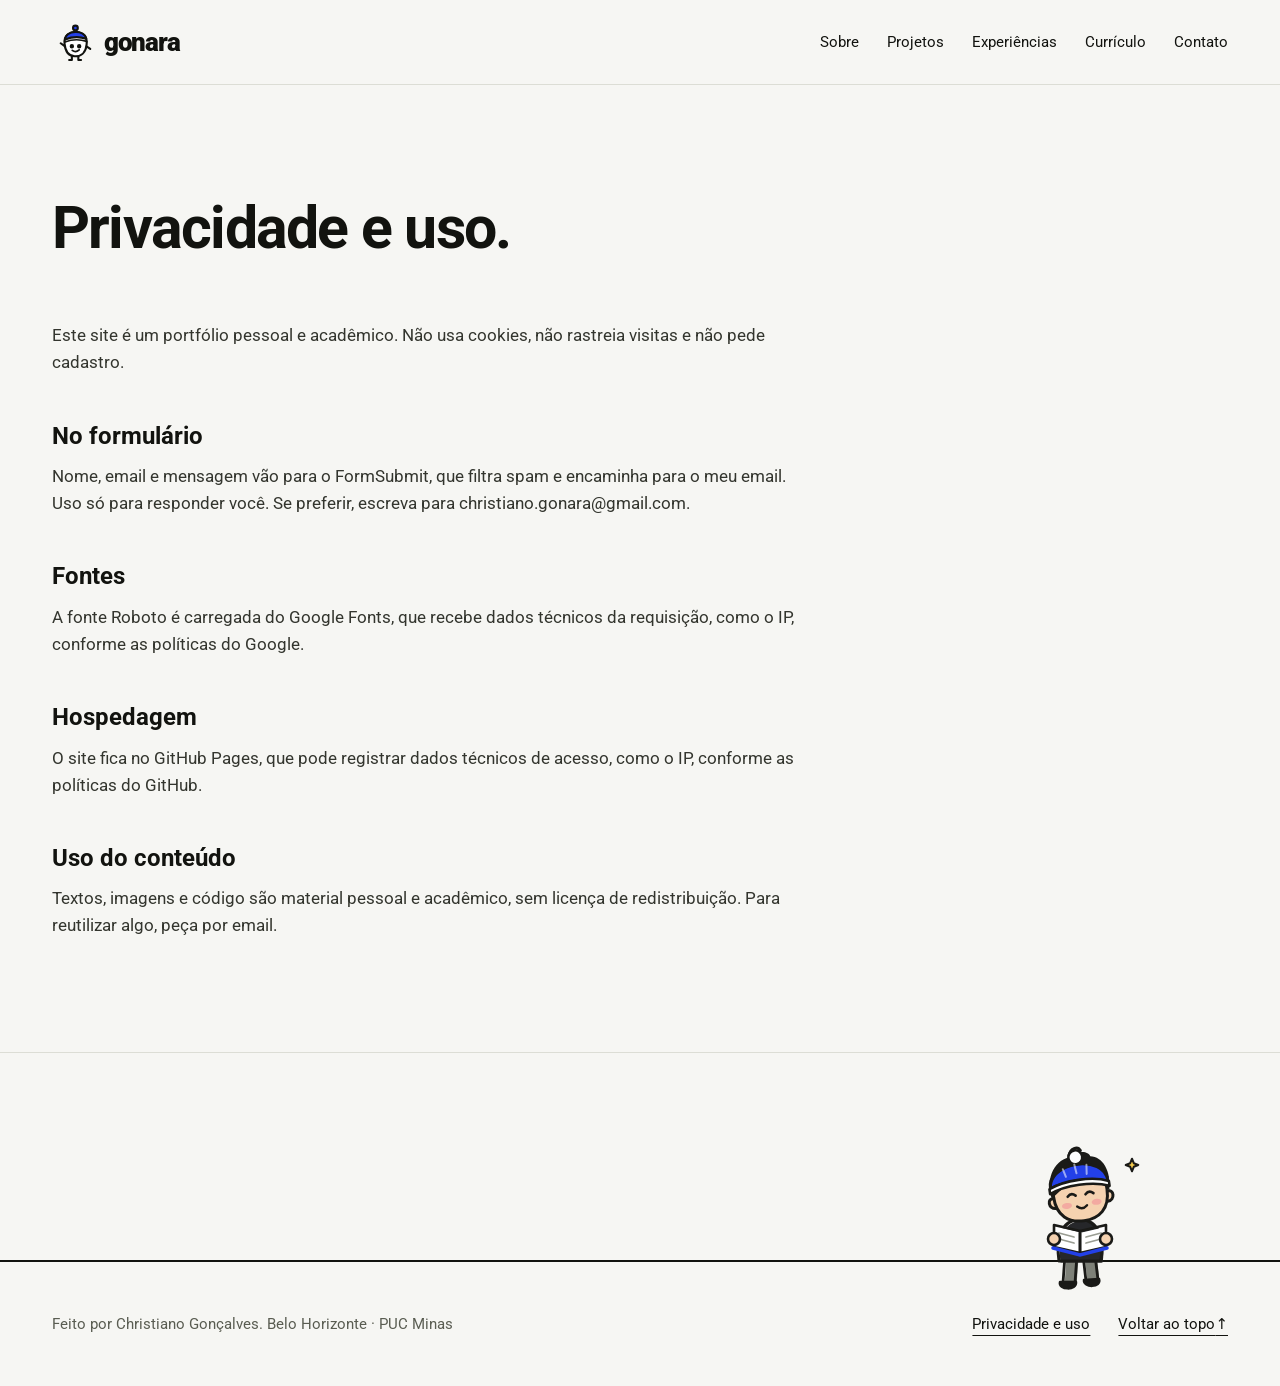
<file: html/privacidade.html>
<!doctype html>
<html lang="pt-BR">
  <head>
    <meta charset="utf-8">
    <meta name="viewport" content="width=device-width, initial-scale=1">
    <title>Privacidade e uso · Christiano Gonçalves</title>
    <meta name="description" content="Como este portfólio trata dados de visitantes.">
    <meta name="theme-color" content="#F6F6F3">
    <meta property="og:type" content="website">
    <meta property="og:title" content="Privacidade e uso · Christiano Gonçalves">
    <meta property="og:description" content="Como este portfólio trata dados de visitantes.">
    <meta property="og:url" content="https://christiano-gonara.github.io/portfolio/html/privacidade.html">
    <meta property="og:image" content="https://christiano-gonara.github.io/portfolio/assets/og-image.png">
    <meta property="og:locale" content="pt_BR">
    <meta name="twitter:card" content="summary_large_image">
    <link rel="icon" href="../assets/favicon.svg" type="image/svg+xml">
    <link rel="preconnect" href="https://fonts.googleapis.com">
    <link rel="preconnect" href="https://fonts.gstatic.com" crossorigin>
    <link rel="stylesheet" href="https://fonts.googleapis.com/css2?family=Roboto:wght@400;500;700;900&amp;display=swap">
    <link rel="stylesheet" href="../css/style.css?v=42">
  </head>
  <body>
    <a class="pular" href="#conteudo">Ir para o conteúdo</a>
    <header class="topo" id="topo">
      <div class="wrap topo-linha">
        <a class="logo" href="sobre.html" aria-label="gonara, início"><svg class="mascote" aria-hidden="true" width="46" height="44" viewBox="0 0 44 42" fill="none" stroke="#12130F" stroke-width="2" stroke-linecap="round" stroke-linejoin="round"><path d="M12.2 25 L8.3 22.2 M33 25.2 L36.6 27.6"></path><path d="M19 34 V38.2 H16.4 M25.2 34 V38.2 H27.8"></path><path d="M12 22.5 C11.2 14.5 17 11.2 23 11.6 C30.2 12 34 16.4 33.1 23.2 C32.4 31 28 35 21.6 34.6 C15.2 34.2 12.6 29.4 12 22.5 Z" fill="#FFFFFF"></path><path d="M12.6 18.6 C12.8 9.6 31 8.4 32.8 17.8 C26 15.6 19 15.9 12.6 18.6 Z" fill="#2340E8"></path><path d="M12.4 21 C19 18.4 26.4 18.2 33.2 20.4" stroke-width="1.6"></path><circle cx="22.4" cy="7.6" r="2.3" fill="#2340E8"></circle><circle cx="19" cy="25" r="1.1" fill="#12130F"></circle><circle cx="26" cy="25" r="1.1" fill="#12130F"></circle><path d="M19.4 29 Q22.6 31.6 26 28.6" stroke-width="1.7"></path></svg><span class="logo-nome">gonara</span></a>
        <nav class="menu" aria-label="Principal"><a href="sobre.html">Sobre</a><a href="projetos.html">Projetos</a><a href="experiencias.html">Experiências</a><a href="curriculo.html">Currículo</a><a href="contato.html">Contato</a></nav>
      </div>
    </header>
    <main id="conteudo">
      <section class="secao" aria-labelledby="titulo-privacidade">
        <div class="wrap pilha">
          <div class="cabeca">
<h1 class="titulo" id="titulo-privacidade">Privacidade e uso.</h1>
</div>
          <div class="texto-legal">
            <p>Este site é um portfólio pessoal e acadêmico. Não usa cookies, não rastreia visitas e não pede cadastro.</p>
            <section><h2>No formulário</h2><p>Nome, email e mensagem vão para o FormSubmit, que filtra spam e encaminha para o meu email. Uso só para responder você. Se preferir, escreva para christiano.gonara@gmail.com.</p></section>
            <section><h2>Fontes</h2><p>A fonte Roboto é carregada do Google Fonts, que recebe dados técnicos da requisição, como o IP, conforme as políticas do Google.</p></section>
            <section><h2>Hospedagem</h2><p>O site fica no GitHub Pages, que pode registrar dados técnicos de acesso, como o IP, conforme as políticas do GitHub.</p></section>
            <section><h2>Uso do conteúdo</h2><p>Textos, imagens e código são material pessoal e acadêmico, sem licença de redistribuição. Para reutilizar algo, peça por email.</p></section>
          </div>
        </div>
      </section>
    </main>
    <div class="wrap boneco-linha" aria-hidden="true"><div class="boneco"><svg aria-hidden="true" width="200" height="196" viewBox="0 0 200 196" fill="none"><path d="M85 154 L83 182 L95 182 L97 154 Z" fill="#7E8178" transform="translate(1.6 1.4)"></path><path d="M85 154 L83 182 L95 182 L97 154 Z" fill="none" stroke="#1A1A17" stroke-width="2.8" stroke-linecap="round" stroke-linejoin="round"></path><path d="M103 154 L106 180 L118 179 L115 154 Z" fill="#7E8178" transform="translate(1.6 1.4)"></path><path d="M103 154 L106 180 L118 179 L115 154 Z" fill="none" stroke="#1A1A17" stroke-width="2.8" stroke-linecap="round" stroke-linejoin="round"></path><path d="M80 181 C78 189 97 190 96 181 Z" fill="#1A1A17" stroke="#1A1A17" stroke-width="2.5" stroke-linecap="round" stroke-linejoin="round"></path><path d="M104 179 C103 187 122 187 119 178 Z" fill="#1A1A17" stroke="#1A1A17" stroke-width="2.5" stroke-linecap="round" stroke-linejoin="round"></path><path d="M79 160 C76 138 80 120 100 118 C120 120 124 138 121 160 Z" fill="#26272A" transform="translate(1.6 1.4)"></path><path d="M79 160 C76 138 80 120 100 118 C120 120 124 138 121 160 Z" fill="none" stroke="#1A1A17" stroke-width="3" stroke-linecap="round" stroke-linejoin="round"></path><path d="M74 124 L100 130 L100 152 L74 146 Z" fill="#FFFFFF" transform="translate(1.6 1.4)"></path><path d="M74 124 L100 130 L100 152 L74 146 Z" fill="none" stroke="#1A1A17" stroke-width="2.6" stroke-linecap="round" stroke-linejoin="round"></path><path d="M100 130 L126 124 L126 146 L100 152 Z" fill="#FFFFFF" transform="translate(1.6 1.4)"></path><path d="M100 130 L126 124 L126 146 L100 152 Z" fill="none" stroke="#1A1A17" stroke-width="2.6" stroke-linecap="round" stroke-linejoin="round"></path><path d="M79 132 L94 136 M79 138 L94 142 M106 136 L121 132 M106 142 L121 138" stroke="#9A9D93" stroke-width="1.8" stroke-linecap="round"></path><path d="M73 147 L100 154 L127 147" fill="none" stroke="#2340E8" stroke-width="3.5" stroke-linecap="round"></path><circle cx="74" cy="138" r="6" fill="#F5D2B0" stroke="#1A1A17" stroke-width="2.6" stroke-linecap="round" stroke-linejoin="round"></circle><circle cx="126" cy="138" r="6" fill="#F5D2B0" stroke="#1A1A17" stroke-width="2.6" stroke-linecap="round" stroke-linejoin="round"></circle><g transform="translate(100 90) rotate(-8)"><path d="M-27 4 C-34 2 -34 14 -26 14" fill="#F5D2B0" stroke="#1A1A17" stroke-width="3" stroke-linecap="round" stroke-linejoin="round"></path><path d="M27 4 C34 2 34 14 26 14" fill="#F5D2B0" stroke="#1A1A17" stroke-width="3" stroke-linecap="round" stroke-linejoin="round"></path><path d="M-27 2 C-28 -22 -12 -30 1 -30 C16 -30 28 -20 27 2 C27 22 15 30 0 30 C-15 30 -27 22 -27 2 Z" fill="#F5D2B0" stroke="#1A1A17" stroke-width="3" stroke-linecap="round" stroke-linejoin="round"></path><ellipse cx="-15" cy="13" rx="5" ry="3" fill="#F29C9C" opacity=".75"></ellipse><ellipse cx="15" cy="13" rx="5" ry="3" fill="#F29C9C" opacity=".75"></ellipse><path d="M-13 4 Q-9 0 -5 4 M5 4 Q9 0 13 4" fill="none" stroke="#1A1A17" stroke-width="2.6" stroke-linecap="round" stroke-linejoin="round"></path><path d="M-5 15 Q0 19.5 5 15" fill="none" stroke="#1A1A17" stroke-width="2.4" stroke-linecap="round" stroke-linejoin="round"></path><path d="M-29 4 C-33 -18 -20 -36 -2 -35 C4 -41 14 -38 15 -33 C27 -31 34 -16 29 4 C26 -6 22 -12 16 -14 C14 -8 8 -6 3 -11 C0 -5 -8 -4 -12 -10 C-16 -4 -22 -2 -29 4 Z" fill="#1A1A17"></path><path d="M-6 -36 C-4 -44 4 -45 6 -40" fill="none" stroke="#1A1A17" stroke-width="3" stroke-linecap="round" stroke-linejoin="round"></path><path d="M-29 -6 C-30 -34 30 -34 29 -6 C14 -12 -14 -12 -29 -6 Z" fill="#2340E8" transform="translate(1.6 1.4)"></path><path d="M-29 -6 C-30 -34 30 -34 29 -6 C14 -12 -14 -12 -29 -6 Z" fill="none" stroke="#1A1A17" stroke-width="3" stroke-linecap="round" stroke-linejoin="round"></path><path d="M-30 -6 C-14 -13 14 -13 30 -6 L30 -1 C14 -8 -14 -8 -30 -1 Z" fill="#FFFFFF" stroke="#1A1A17" stroke-width="2.6" stroke-linecap="round" stroke-linejoin="round"></path><circle cx="0" cy="-34" r="7" fill="#FFFFFF" stroke="#1A1A17" stroke-width="2.6" stroke-linecap="round" stroke-linejoin="round"></circle><path d="M-14 -24 L-12 -16 M-2 -27 L-1 -18 M10 -25 L9 -16" stroke="#FFFFFF" stroke-width="2" stroke-linecap="round" opacity=".55"></path></g><path d="M152 57.7 L153.8 62.2 L158.3 64 L153.8 65.8 L152 70.3 L150.2 65.8 L145.7 64 L150.2 62.2 Z" fill="#F2C94C" stroke="#1A1A17" stroke-width="2" stroke-linecap="round" stroke-linejoin="round"></path></svg></div></div>
    <footer class="rodape">
      <div class="wrap">
        <p>Feito por Christiano Gonçalves. Belo Horizonte · PUC Minas</p>
        <nav aria-label="Rodapé">
          <a href="privacidade.html">Privacidade e uso</a>
          <a href="#topo">Voltar ao topo <span aria-hidden="true">↑</span></a>
        </nav>
      </div>
    </footer>
  </body>
</html>
</file>
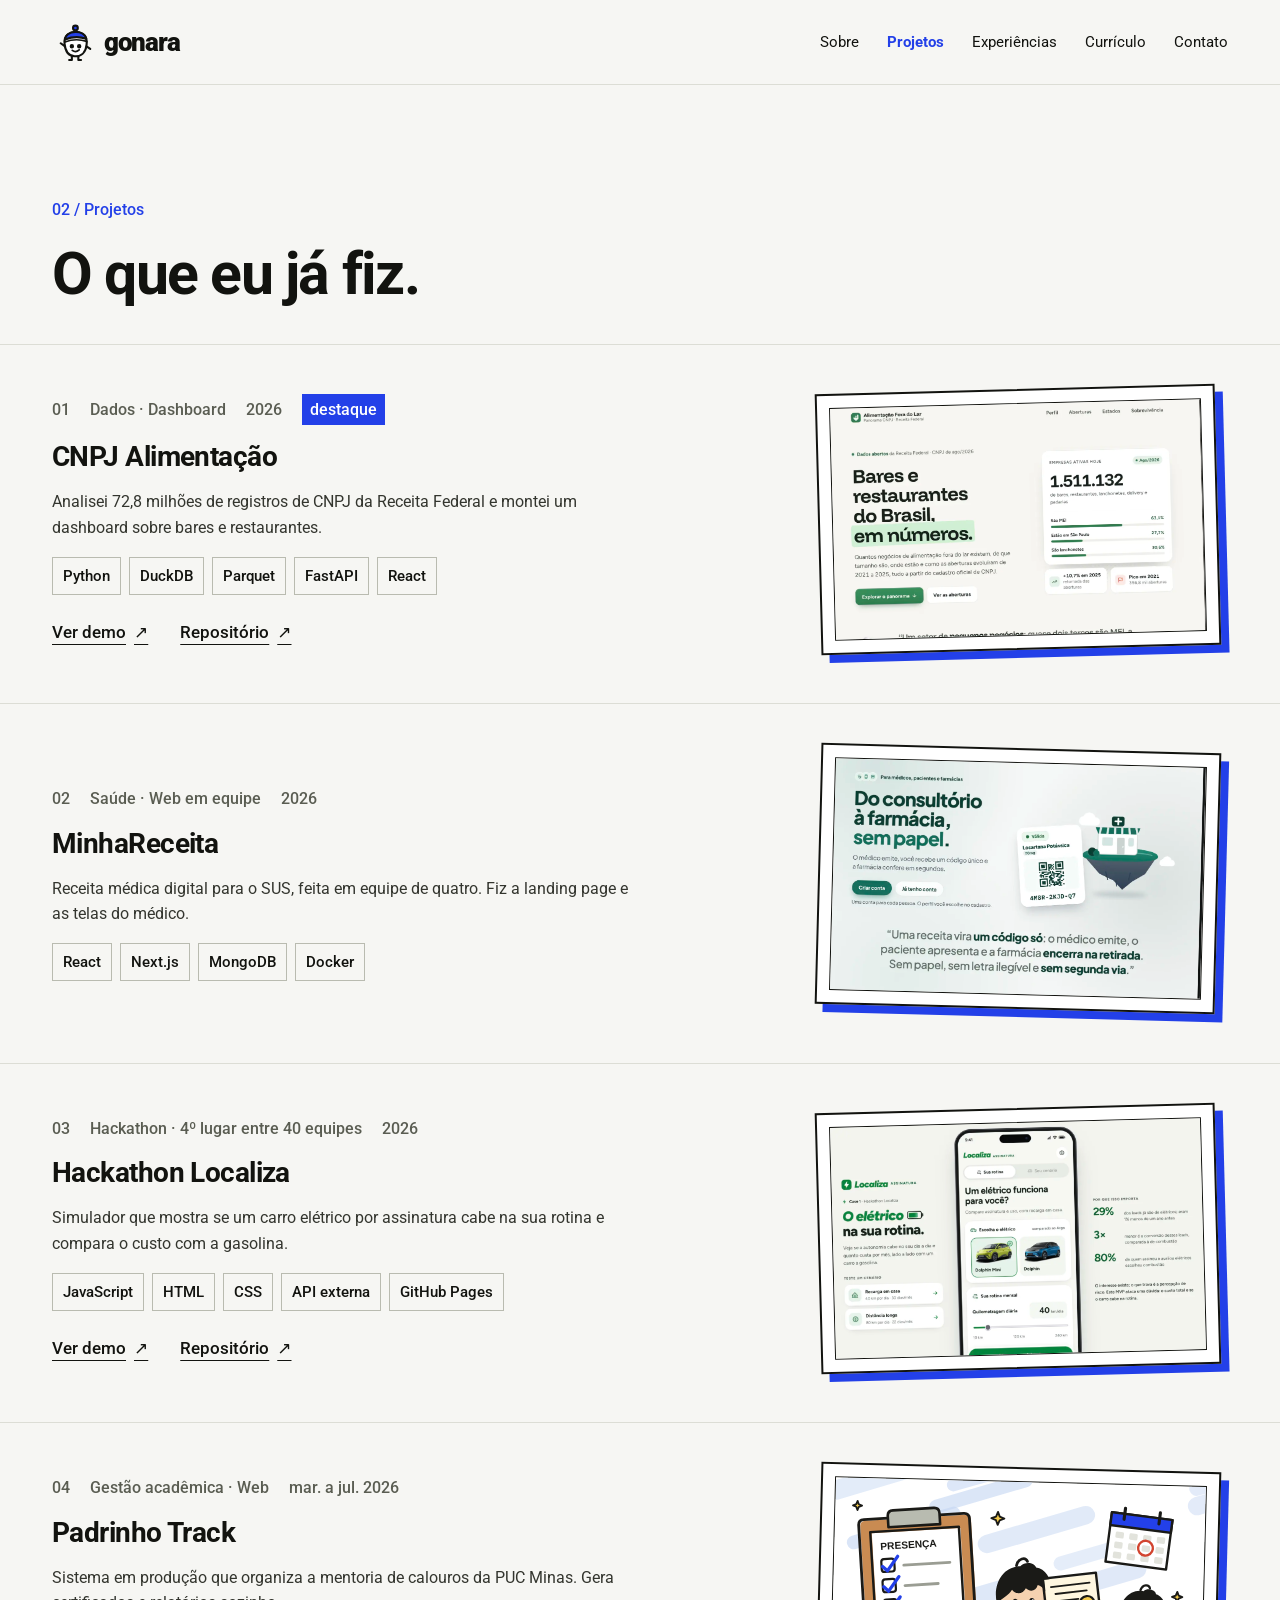
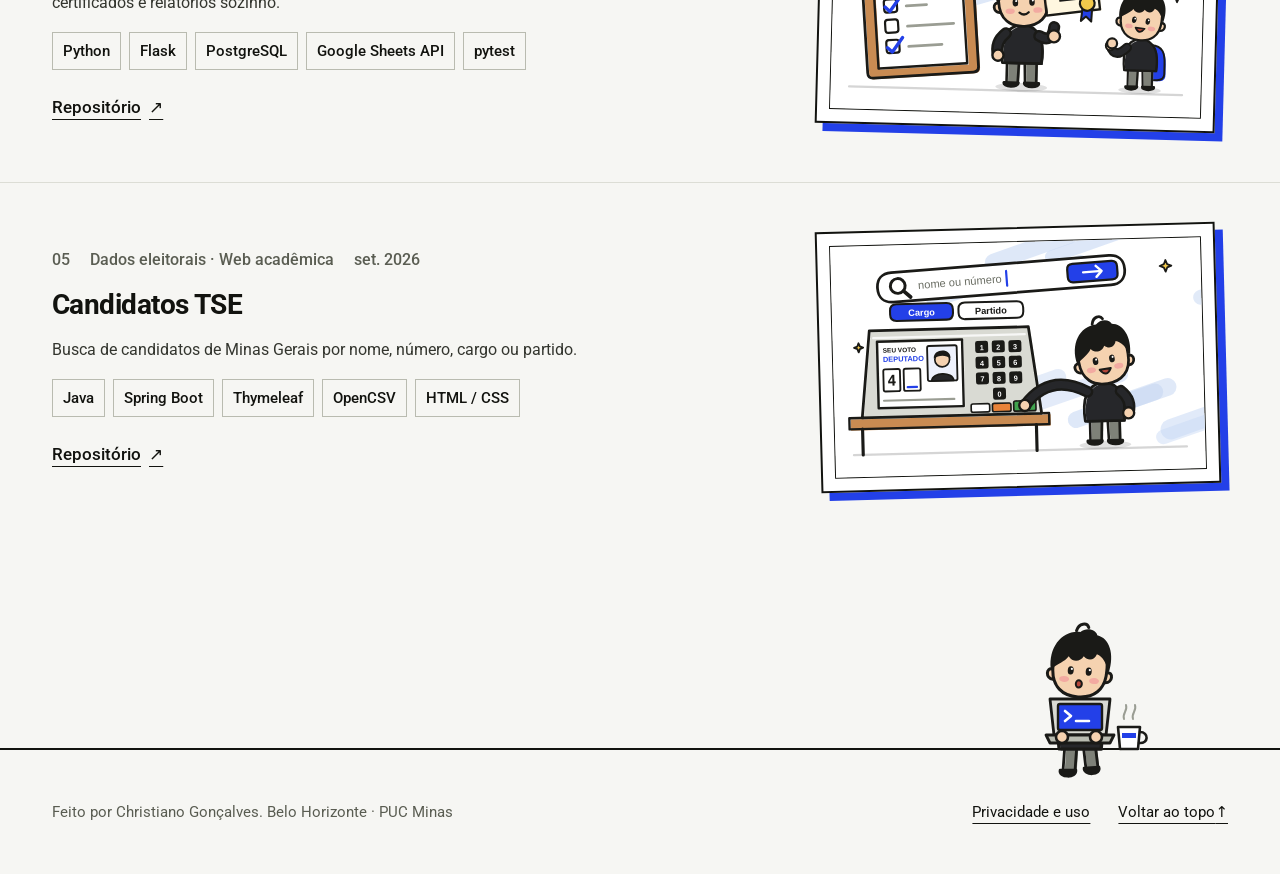
<file: html/projetos.html>
<!doctype html>
<html lang="pt-BR">
  <head>
    <meta charset="utf-8">
    <meta name="viewport" content="width=device-width, initial-scale=1">
    <title>Projetos · Christiano Gonçalves</title>
    <meta name="description" content="Projetos de Christiano Gonçalves: dados, web e automação com Python, Java e React.">
    <meta name="theme-color" content="#F6F6F3">
    <meta property="og:type" content="website">
    <meta property="og:title" content="Projetos · Christiano Gonçalves">
    <meta property="og:description" content="Projetos de Christiano Gonçalves: dados, web e automação com Python, Java e React.">
    <meta property="og:url" content="https://christiano-gonara.github.io/portfolio/html/projetos.html">
    <meta property="og:image" content="https://christiano-gonara.github.io/portfolio/assets/og-image.png">
    <meta property="og:locale" content="pt_BR">
    <meta name="twitter:card" content="summary_large_image">
    <link rel="icon" href="../assets/favicon.svg" type="image/svg+xml">
    <link rel="preconnect" href="https://fonts.googleapis.com">
    <link rel="preconnect" href="https://fonts.gstatic.com" crossorigin>
    <link rel="stylesheet" href="https://fonts.googleapis.com/css2?family=Roboto:wght@400;500;700;900&amp;display=swap">
    <link rel="stylesheet" href="../css/style.css?v=42">
  </head>
  <body>
    <a class="pular" href="#conteudo">Ir para o conteúdo</a>
    <header class="topo" id="topo">
      <div class="wrap topo-linha">
        <a class="logo" href="sobre.html" aria-label="gonara, início"><svg class="mascote" aria-hidden="true" width="46" height="44" viewBox="0 0 44 42" fill="none" stroke="#12130F" stroke-width="2" stroke-linecap="round" stroke-linejoin="round"><path d="M12.2 25 L8.3 22.2 M33 25.2 L36.6 27.6"></path><path d="M19 34 V38.2 H16.4 M25.2 34 V38.2 H27.8"></path><path d="M12 22.5 C11.2 14.5 17 11.2 23 11.6 C30.2 12 34 16.4 33.1 23.2 C32.4 31 28 35 21.6 34.6 C15.2 34.2 12.6 29.4 12 22.5 Z" fill="#FFFFFF"></path><path d="M12.6 18.6 C12.8 9.6 31 8.4 32.8 17.8 C26 15.6 19 15.9 12.6 18.6 Z" fill="#2340E8"></path><path d="M12.4 21 C19 18.4 26.4 18.2 33.2 20.4" stroke-width="1.6"></path><circle cx="22.4" cy="7.6" r="2.3" fill="#2340E8"></circle><circle cx="19" cy="25" r="1.1" fill="#12130F"></circle><circle cx="26" cy="25" r="1.1" fill="#12130F"></circle><path d="M19.4 29 Q22.6 31.6 26 28.6" stroke-width="1.7"></path></svg><span class="logo-nome">gonara</span></a>
        <nav class="menu" aria-label="Principal"><a href="sobre.html">Sobre</a><a href="projetos.html" aria-current="page">Projetos</a><a href="experiencias.html">Experiências</a><a href="curriculo.html">Currículo</a><a href="contato.html">Contato</a></nav>
      </div>
    </header>
    <main id="conteudo">
      <section aria-labelledby="titulo-projetos">
        <div class="projetos-topo"><div class="wrap"><div class="cabeca">
<p class="rotulo">02 / Projetos</p>
<h1 class="titulo" id="titulo-projetos">O que eu já fiz.</h1>
</div></div></div>
      <article class="projeto">
        <div class="wrap">
          <div class="projeto-texto">
            <div class="meta"><span>01</span><span>Dados · Dashboard</span><span>2026</span><span class="selo">destaque</span></div>
            <h2>CNPJ Alimentação</h2>
            <p>Analisei 72,8 milhões de registros de CNPJ da Receita Federal e montei um dashboard sobre bares e restaurantes.</p>
            <ul class="chips" aria-label="Tecnologias"><li>Python</li><li>DuckDB</li><li>Parquet</li><li>FastAPI</li><li>React</li></ul>
              <div class="acoes"><a class="link-seta" href="https://christiano-gonara.github.io/cnpj-alimentacao/">Ver demo <span aria-hidden="true">↗</span></a><a class="link-seta" href="https://github.com/christiano-gonara/cnpj-alimentacao">Repositório <span aria-hidden="true">↗</span></a></div>
          </div>
          <div class="moldura esq">
            <div class="quadro"><img src="../assets/projetos/cnpj-alimentacao.webp" alt="Página inicial do dashboard CNPJ Alimentação, com o total de empresas ativas e a divisão por porte e estado" loading="lazy" width="1200" height="750"></div>
          </div>
        </div>
      </article>
      <article class="projeto">
        <div class="wrap">
          <div class="projeto-texto">
            <div class="meta"><span>02</span><span>Saúde · Web em equipe</span><span>2026</span></div>
            <h2>MinhaReceita</h2>
            <p>Receita médica digital para o SUS, feita em equipe de quatro. Fiz a landing page e as telas do médico.</p>
            <ul class="chips" aria-label="Tecnologias"><li>React</li><li>Next.js</li><li>MongoDB</li><li>Docker</li></ul>
          </div>
          <div class="moldura dir">
            <div class="quadro"><img src="../assets/projetos/minhareceita.webp" alt="Landing page do MinhaReceita, com uma receita digital válida e seu código" loading="lazy" width="1200" height="750"></div>
          </div>
        </div>
      </article>
      <article class="projeto">
        <div class="wrap">
          <div class="projeto-texto">
            <div class="meta"><span>03</span><span>Hackathon · 4º lugar entre 40 equipes</span><span>2026</span></div>
            <h2>Hackathon Localiza</h2>
            <p>Simulador que mostra se um carro elétrico por assinatura cabe na sua rotina e compara o custo com a gasolina.</p>
            <ul class="chips" aria-label="Tecnologias"><li>JavaScript</li><li>HTML</li><li>CSS</li><li>API externa</li><li>GitHub Pages</li></ul>
              <div class="acoes"><a class="link-seta" href="https://christiano-gonara.github.io/localiza-simulador-eletrico/">Ver demo <span aria-hidden="true">↗</span></a><a class="link-seta" href="https://github.com/christiano-gonara/localiza-simulador-eletrico">Repositório <span aria-hidden="true">↗</span></a></div>
          </div>
          <div class="moldura esq">
            <div class="quadro"><img src="../assets/projetos/localiza-simulador-eletrico.webp" alt="Tela do simulador de carro elétrico por assinatura, com a escolha do modelo e a quilometragem diária" loading="lazy" width="1200" height="750"></div>
          </div>
        </div>
      </article>
      <article class="projeto">
        <div class="wrap">
          <div class="projeto-texto">
            <div class="meta"><span>04</span><span>Gestão acadêmica · Web</span><span>mar. a jul. 2026</span></div>
            <h2>Padrinho Track</h2>
            <p>Sistema em produção que organiza a mentoria de calouros da PUC Minas. Gera certificados e relatórios sozinho.</p>
            <ul class="chips" aria-label="Tecnologias"><li>Python</li><li>Flask</li><li>PostgreSQL</li><li>Google Sheets API</li><li>pytest</li></ul>
              <div class="acoes"><a class="link-seta" href="https://github.com/christiano-gonara/padrinho-track">Repositório <span aria-hidden="true">↗</span></a></div>
          </div>
          <div class="moldura dir">
            <div class="quadro"><img src="../assets/ilustracoes/padrinho-track.svg" alt="Ilustração: um padrinho entrega um certificado a um calouro, ao lado de uma prancheta de presença" loading="lazy" width="1200" height="750"></div>
          </div>
        </div>
      </article>
      <article class="projeto">
        <div class="wrap">
          <div class="projeto-texto">
            <div class="meta"><span>05</span><span>Dados eleitorais · Web acadêmica</span><span>set. 2026</span></div>
            <h2>Candidatos TSE</h2>
            <p>Busca de candidatos de Minas Gerais por nome, número, cargo ou partido.</p>
            <ul class="chips" aria-label="Tecnologias"><li>Java</li><li>Spring Boot</li><li>Thymeleaf</li><li>OpenCSV</li><li>HTML / CSS</li></ul>
              <div class="acoes"><a class="link-seta" href="https://github.com/christiano-gonara/candidatosTSE">Repositório <span aria-hidden="true">↗</span></a></div>
          </div>
          <div class="moldura esq">
            <div class="quadro"><img src="../assets/ilustracoes/candidatos-tse.svg" alt="Ilustração: um eleitor aperta a tecla da urna eletrônica, com uma barra de busca e filtros de cargo e partido" loading="lazy" width="1200" height="750"></div>
          </div>
        </div>
      </article>
      </section>
    </main>
    <div class="wrap boneco-linha" aria-hidden="true"><div class="boneco"><svg aria-hidden="true" width="200" height="196" viewBox="0 0 200 196" fill="none"><path d="M85 154 L83 182 L95 182 L97 154 Z" fill="#7E8178" transform="translate(1.6 1.4)"></path><path d="M85 154 L83 182 L95 182 L97 154 Z" fill="none" stroke="#1A1A17" stroke-width="2.8" stroke-linecap="round" stroke-linejoin="round"></path><path d="M103 154 L106 180 L118 179 L115 154 Z" fill="#7E8178" transform="translate(1.6 1.4)"></path><path d="M103 154 L106 180 L118 179 L115 154 Z" fill="none" stroke="#1A1A17" stroke-width="2.8" stroke-linecap="round" stroke-linejoin="round"></path><path d="M80 181 C78 189 97 190 96 181 Z" fill="#1A1A17" stroke="#1A1A17" stroke-width="2.5" stroke-linecap="round" stroke-linejoin="round"></path><path d="M104 179 C103 187 122 187 119 178 Z" fill="#1A1A17" stroke="#1A1A17" stroke-width="2.5" stroke-linecap="round" stroke-linejoin="round"></path><path d="M79 160 C76 138 80 120 100 118 C120 120 124 138 121 160 Z" fill="#26272A" transform="translate(1.6 1.4)"></path><path d="M79 160 C76 138 80 120 100 118 C120 120 124 138 121 160 Z" fill="none" stroke="#1A1A17" stroke-width="3" stroke-linecap="round" stroke-linejoin="round"></path><path d="M138 138 L140 160 L158 160 L160 138 Z" fill="#FFFFFF" transform="translate(1.6 1.4)"></path><path d="M138 138 L140 160 L158 160 L160 138 Z" fill="none" stroke="#1A1A17" stroke-width="2.6" stroke-linecap="round" stroke-linejoin="round"></path><path d="M160 143 C169 143 169 155 159 154" fill="none" stroke="#1A1A17" stroke-width="2.6" stroke-linecap="round" stroke-linejoin="round"></path><path d="M144 130 C142 124 148 122 146 116 M153 130 C151 124 157 122 155 116" fill="none" stroke="#9A9D93" stroke-width="2" stroke-linecap="round"></path><rect x="142" y="144" width="14" height="5" fill="#2340E8"></rect><path d="M70 110 L130 110 L126 146 L74 146 Z" fill="#D9DAD3" transform="translate(1.6 1.4)"></path><path d="M70 110 L130 110 L126 146 L74 146 Z" fill="none" stroke="#1A1A17" stroke-width="2.8" stroke-linecap="round" stroke-linejoin="round"></path><rect x="78" y="115" width="44" height="26" rx="2" fill="#2340E8" stroke="#1A1A17" stroke-width="2.4" stroke-linecap="round" stroke-linejoin="round"></rect><path d="M85 122 L91 127 L85 132 M96 132 H109" stroke="#FFFFFF" stroke-width="2.6" stroke-linecap="round" stroke-linejoin="round" fill="none"></path><path d="M66 146 H134 L130 154 H70 Z" fill="#B8BBB0" stroke="#1A1A17" stroke-width="2.8" stroke-linecap="round" stroke-linejoin="round"></path><circle cx="82" cy="148" r="6" fill="#F5D2B0" stroke="#1A1A17" stroke-width="2.6" stroke-linecap="round" stroke-linejoin="round"></circle><circle cx="116" cy="148" r="6" fill="#F5D2B0" stroke="#1A1A17" stroke-width="2.6" stroke-linecap="round" stroke-linejoin="round"></circle><g transform="translate(100 78) rotate(4)"><path d="M-27 4 C-34 2 -34 14 -26 14" fill="#F5D2B0" stroke="#1A1A17" stroke-width="3" stroke-linecap="round" stroke-linejoin="round"></path><path d="M27 4 C34 2 34 14 26 14" fill="#F5D2B0" stroke="#1A1A17" stroke-width="3" stroke-linecap="round" stroke-linejoin="round"></path><path d="M-27 2 C-28 -22 -12 -30 1 -30 C16 -30 28 -20 27 2 C27 22 15 30 0 30 C-15 30 -27 22 -27 2 Z" fill="#F5D2B0" stroke="#1A1A17" stroke-width="3" stroke-linecap="round" stroke-linejoin="round"></path><ellipse cx="-15" cy="13" rx="5" ry="3" fill="#F29C9C" opacity=".75"></ellipse><ellipse cx="15" cy="13" rx="5" ry="3" fill="#F29C9C" opacity=".75"></ellipse><ellipse cx="-9" cy="4" rx="3" ry="4.2" fill="#1A1A17"></ellipse><ellipse cx="9" cy="4" rx="3" ry="4.2" fill="#1A1A17"></ellipse><circle cx="-8" cy="2.4" r="1.1" fill="#FFF"></circle><circle cx="10" cy="2.4" r="1.1" fill="#FFF"></circle><ellipse cx="0" cy="17" rx="3" ry="3.6" fill="#B5473A" stroke="#1A1A17" stroke-width="2" stroke-linecap="round" stroke-linejoin="round"></ellipse><path d="M-29 4 C-33 -18 -20 -36 -2 -35 C4 -41 14 -38 15 -33 C27 -31 34 -16 29 4 C26 -6 22 -12 16 -14 C14 -8 8 -6 3 -11 C0 -5 -8 -4 -12 -10 C-16 -4 -22 -2 -29 4 Z" fill="#1A1A17"></path><path d="M-6 -36 C-4 -44 4 -45 6 -40" fill="none" stroke="#1A1A17" stroke-width="3" stroke-linecap="round" stroke-linejoin="round"></path></g></svg></div></div>
    <footer class="rodape">
      <div class="wrap">
        <p>Feito por Christiano Gonçalves. Belo Horizonte · PUC Minas</p>
        <nav aria-label="Rodapé">
          <a href="privacidade.html">Privacidade e uso</a>
          <a href="#topo">Voltar ao topo <span aria-hidden="true">↑</span></a>
        </nav>
      </div>
    </footer>
  </body>
</html>
</file>
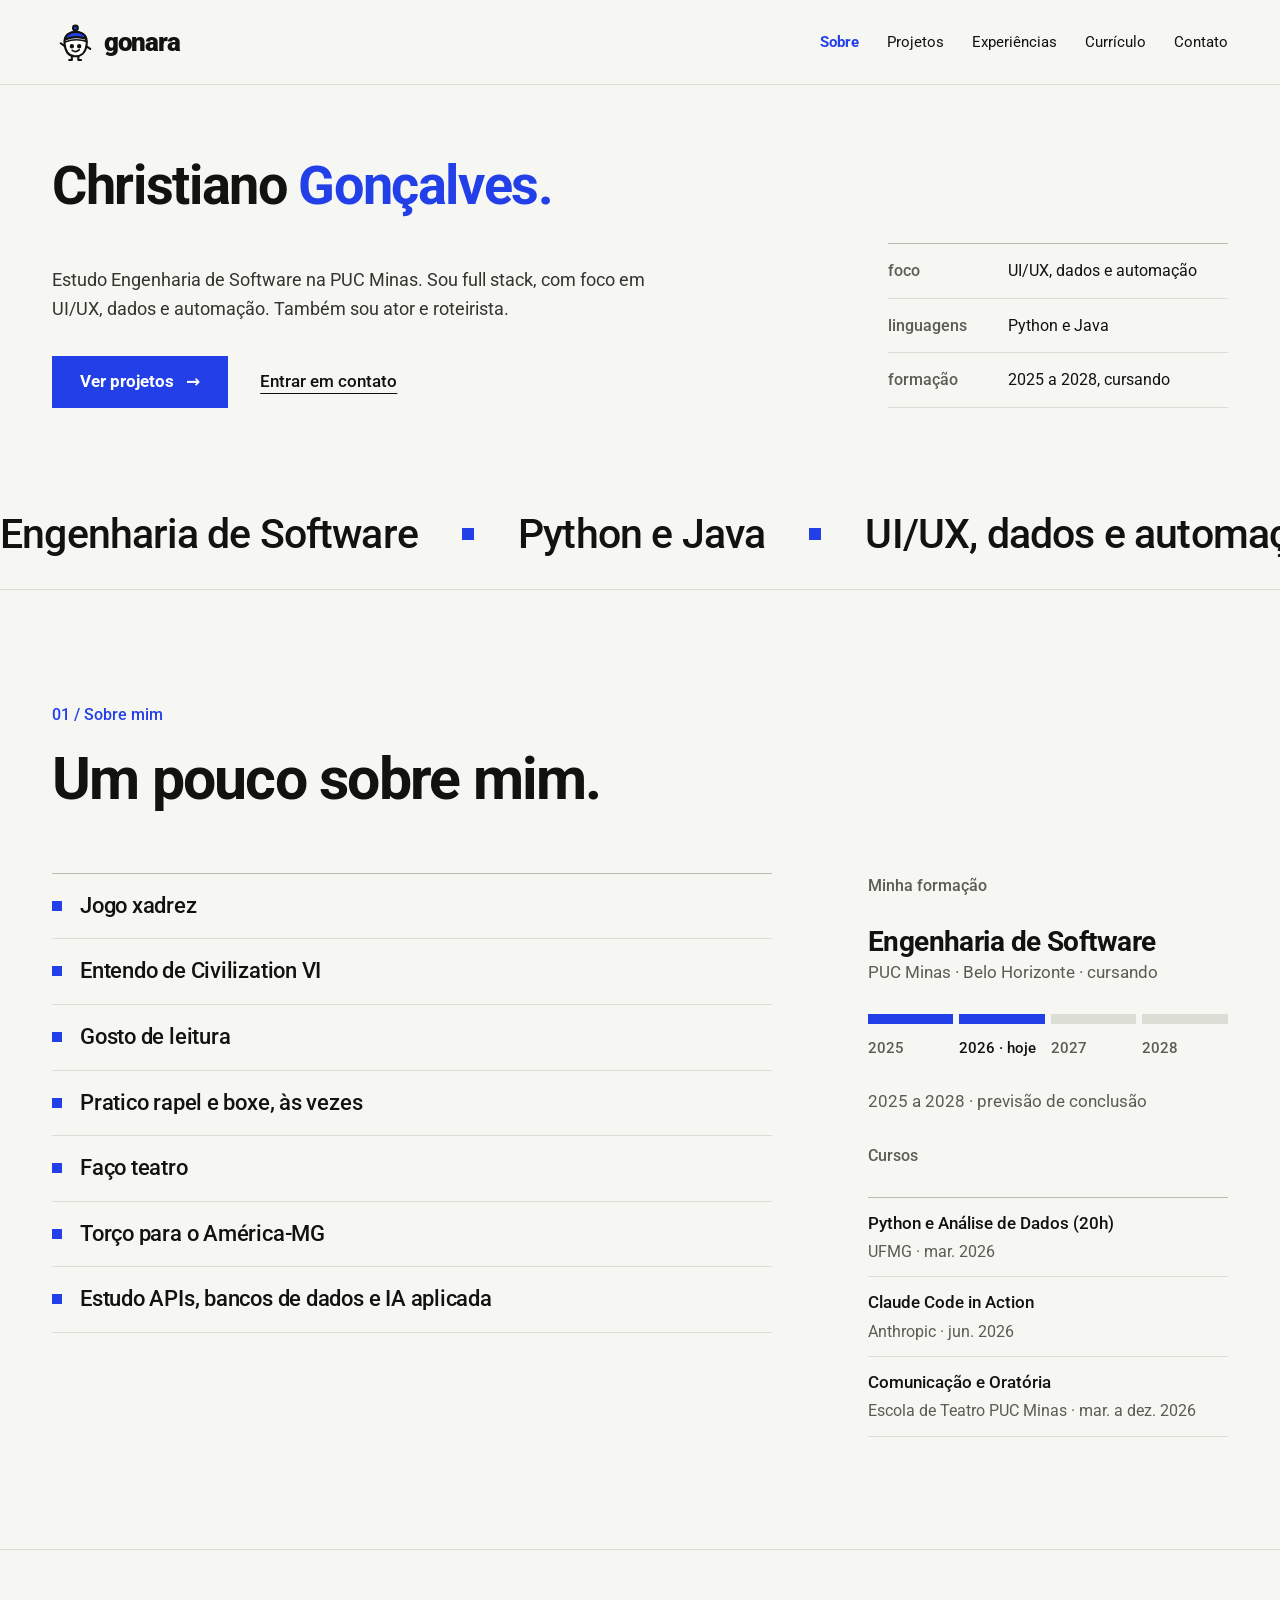
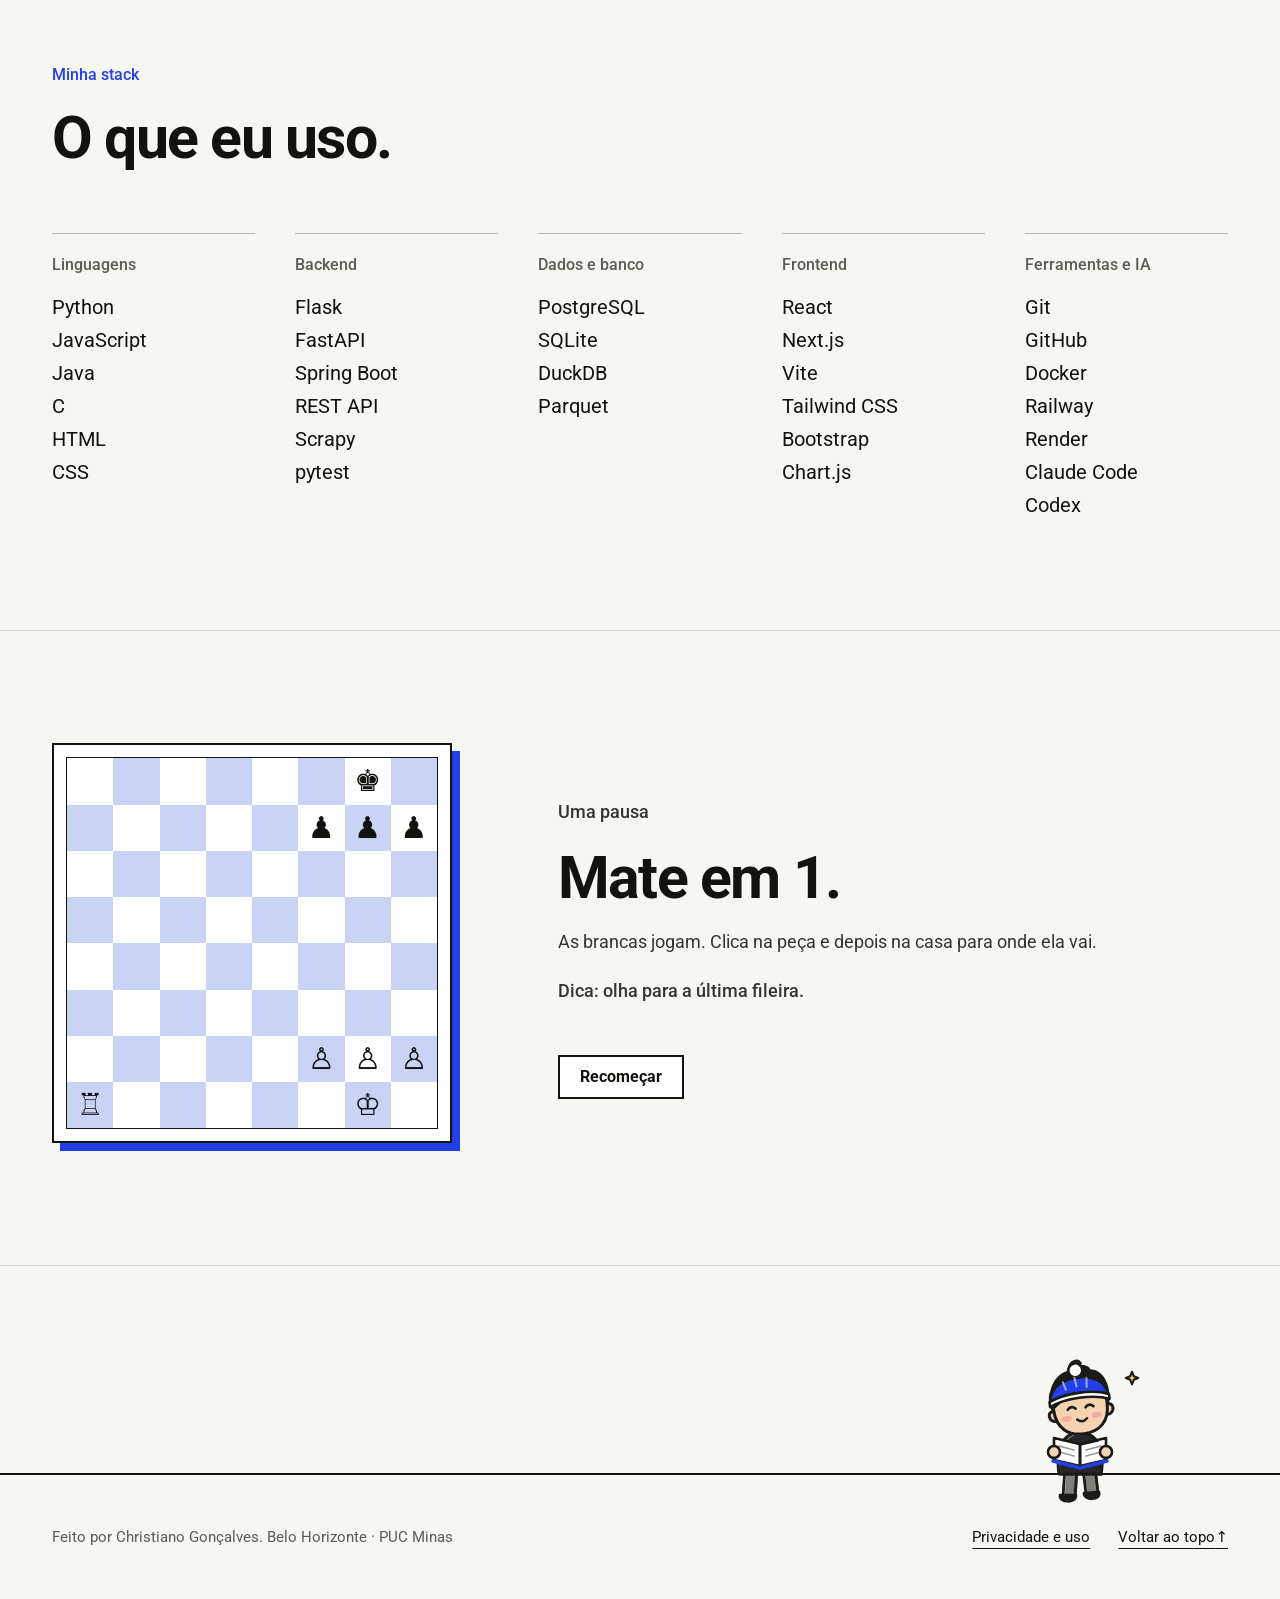
<file: html/sobre.html>
<!doctype html>
<html lang="pt-BR">
  <head>
    <meta charset="utf-8">
    <meta name="viewport" content="width=device-width, initial-scale=1">
    <title>Christiano Gonçalves · Portfólio</title>
    <meta name="description" content="Christiano Gonçalves (gonara): estudante de Engenharia de Software na PUC Minas. Full stack, com foco em UI/UX, dados e automação. Também ator e roteirista.">
    <meta name="theme-color" content="#F6F6F3">
    <meta property="og:type" content="website">
    <meta property="og:title" content="Christiano Gonçalves · Portfólio">
    <meta property="og:description" content="Christiano Gonçalves (gonara): estudante de Engenharia de Software na PUC Minas. Full stack, com foco em UI/UX, dados e automação. Também ator e roteirista.">
    <meta property="og:url" content="https://christiano-gonara.github.io/portfolio/html/sobre.html">
    <meta property="og:image" content="https://christiano-gonara.github.io/portfolio/assets/og-image.png">
    <meta property="og:locale" content="pt_BR">
    <meta name="twitter:card" content="summary_large_image">
    <link rel="icon" href="../assets/favicon.svg" type="image/svg+xml">
    <link rel="preconnect" href="https://fonts.googleapis.com">
    <link rel="preconnect" href="https://fonts.gstatic.com" crossorigin>
    <link rel="stylesheet" href="https://fonts.googleapis.com/css2?family=Roboto:wght@400;500;700;900&amp;display=swap">
    <link rel="stylesheet" href="../css/style.css?v=42">
    <script type="module" src="../js/app.js?v=42"></script>
  </head>
  <body>
    <a class="pular" href="#conteudo">Ir para o conteúdo</a>
    <header class="topo" id="topo">
      <div class="wrap topo-linha">
        <a class="logo" href="sobre.html" aria-label="gonara, início"><svg class="mascote" aria-hidden="true" width="46" height="44" viewBox="0 0 44 42" fill="none" stroke="#12130F" stroke-width="2" stroke-linecap="round" stroke-linejoin="round"><path d="M12.2 25 L8.3 22.2 M33 25.2 L36.6 27.6"></path><path d="M19 34 V38.2 H16.4 M25.2 34 V38.2 H27.8"></path><path d="M12 22.5 C11.2 14.5 17 11.2 23 11.6 C30.2 12 34 16.4 33.1 23.2 C32.4 31 28 35 21.6 34.6 C15.2 34.2 12.6 29.4 12 22.5 Z" fill="#FFFFFF"></path><path d="M12.6 18.6 C12.8 9.6 31 8.4 32.8 17.8 C26 15.6 19 15.9 12.6 18.6 Z" fill="#2340E8"></path><path d="M12.4 21 C19 18.4 26.4 18.2 33.2 20.4" stroke-width="1.6"></path><circle cx="22.4" cy="7.6" r="2.3" fill="#2340E8"></circle><circle cx="19" cy="25" r="1.1" fill="#12130F"></circle><circle cx="26" cy="25" r="1.1" fill="#12130F"></circle><path d="M19.4 29 Q22.6 31.6 26 28.6" stroke-width="1.7"></path></svg><span class="logo-nome">gonara</span></a>
        <nav class="menu" aria-label="Principal"><a href="sobre.html" aria-current="page">Sobre</a><a href="projetos.html">Projetos</a><a href="experiencias.html">Experiências</a><a href="curriculo.html">Currículo</a><a href="contato.html">Contato</a></nav>
      </div>
    </header>
    <main id="conteudo">
      <section class="hero" aria-labelledby="titulo-hero">
        <div class="wrap">
          <h1 id="titulo-hero">Christiano <span>Gonçalves.</span></h1>
          <div class="hero-colunas">
            <div class="hero-texto">
              <p class="lead">Estudo Engenharia de Software na PUC Minas. Sou full stack, com foco em UI/UX, dados e automação. Também sou ator e roteirista.</p>
              <div class="acoes">
                <a class="botao" href="projetos.html">Ver projetos <span aria-hidden="true">→</span></a>
                <a class="link-seta" href="contato.html">Entrar em contato</a>
              </div>
            </div>
            <dl class="ficha">
              <div><dt>foco</dt><dd>UI/UX, dados e automação</dd></div>
              <div><dt>linguagens</dt><dd>Python e Java</dd></div>
              <div><dt>formação</dt><dd>2025 a 2028, cursando</dd></div>
            </dl>
          </div>
        </div>
      </section>

      <section class="faixa" aria-label="Em poucas palavras">
        <div class="faixa-trilho"><div class="faixa-grupo"><span>Engenharia de Software</span><i></i><span>Python e Java</span><i></i><span>UI/UX, dados e automação</span><i></i><span>Ator e roteirista</span><i></i></div><div class="faixa-grupo" aria-hidden="true"><span>Engenharia de Software</span><i></i><span>Python e Java</span><i></i><span>UI/UX, dados e automação</span><i></i><span>Ator e roteirista</span><i></i></div></div>
      </section>

      <section class="secao" aria-labelledby="titulo-sobre">
        <div class="wrap pilha">
          <div class="cabeca">
<p class="rotulo">01 / Sobre mim</p>
<h2 class="titulo" id="titulo-sobre">Um pouco sobre mim.</h2>
</div>
          <div class="sobre-colunas">
            <ul class="pontos">
              <li>Jogo xadrez</li><li>Entendo de Civilization VI</li><li>Gosto de leitura</li><li>Pratico rapel e boxe, às vezes</li><li>Faço teatro</li><li>Torço para o América-MG</li><li>Estudo APIs, bancos de dados e IA aplicada</li>
            </ul>
            <div class="formacao">
              <h3>Minha formação</h3>
              <div>
                <p class="curso-nome">Engenharia de Software</p>
                <p class="sutil">PUC Minas · Belo Horizonte · cursando</p>
              </div>
              <div class="linha-tempo" role="img" aria-label="Linha do tempo do curso: de 2025 a 2028, hoje em 2026">
                <div class="barras"><span class="feito"></span><span class="feito"></span><span></span><span></span></div>
                <div class="anos"><span>2025</span><span class="agora">2026 · hoje</span><span>2027</span><span>2028</span></div>
              </div>
              <p class="sutil">2025 a 2028 · previsão de conclusão</p>
              <h3>Cursos</h3>
              <ul class="cursos">
                <li><strong>Python e Análise de Dados (20h)</strong><span>UFMG · mar. 2026</span></li><li><strong>Claude Code in Action</strong><span>Anthropic · jun. 2026</span></li><li><strong>Comunicação e Oratória</strong><span>Escola de Teatro PUC Minas · mar. a dez. 2026</span></li>
              </ul>
            </div>
          </div>
        </div>
      </section>

      <section class="secao" aria-labelledby="titulo-stack">
        <div class="wrap pilha">
          <div class="cabeca">
<p class="rotulo">Minha stack</p>
<h2 class="titulo" id="titulo-stack">O que eu uso.</h2>
</div>
          <div class="stack-grade">
            <div><h3>Linguagens</h3><ul><li>Python</li><li>JavaScript</li><li>Java</li><li>C</li><li>HTML</li><li>CSS</li></ul></div><div><h3>Backend</h3><ul><li>Flask</li><li>FastAPI</li><li>Spring Boot</li><li>REST API</li><li>Scrapy</li><li>pytest</li></ul></div><div><h3>Dados e banco</h3><ul><li>PostgreSQL</li><li>SQLite</li><li>DuckDB</li><li>Parquet</li></ul></div><div><h3>Frontend</h3><ul><li>React</li><li>Next.js</li><li>Vite</li><li>Tailwind CSS</li><li>Bootstrap</li><li>Chart.js</li></ul></div><div><h3>Ferramentas e IA</h3><ul><li>Git</li><li>GitHub</li><li>Docker</li><li>Railway</li><li>Render</li><li>Claude Code</li><li>Codex</li></ul></div>
          </div>
        </div>
      </section>

      <section class="secao" aria-labelledby="titulo-pausa" data-xadrez>
        <div class="wrap pausa-colunas">
          <div class="moldura">
            <div class="tabuleiro" role="group" aria-label="Tabuleiro de xadrez"></div>
            <noscript><p>Ative o JavaScript para jogar.</p></noscript>
          </div>
          <div class="pausa-texto">
            <p class="rotulo">Uma pausa</p>
            <h2 class="titulo" id="titulo-pausa">Mate em 1.</h2>
            <p>As brancas jogam. Clica na peça e depois na casa para onde ela vai.</p>
            <p class="xadrez-msg" aria-live="polite"></p>
            <div><button class="botao botao-claro" type="button" data-recomecar>Recomeçar</button></div>
          </div>
        </div>
      </section>
    </main>
    <div class="wrap boneco-linha" aria-hidden="true"><div class="boneco"><svg aria-hidden="true" width="200" height="196" viewBox="0 0 200 196" fill="none"><path d="M85 154 L83 182 L95 182 L97 154 Z" fill="#7E8178" transform="translate(1.6 1.4)"></path><path d="M85 154 L83 182 L95 182 L97 154 Z" fill="none" stroke="#1A1A17" stroke-width="2.8" stroke-linecap="round" stroke-linejoin="round"></path><path d="M103 154 L106 180 L118 179 L115 154 Z" fill="#7E8178" transform="translate(1.6 1.4)"></path><path d="M103 154 L106 180 L118 179 L115 154 Z" fill="none" stroke="#1A1A17" stroke-width="2.8" stroke-linecap="round" stroke-linejoin="round"></path><path d="M80 181 C78 189 97 190 96 181 Z" fill="#1A1A17" stroke="#1A1A17" stroke-width="2.5" stroke-linecap="round" stroke-linejoin="round"></path><path d="M104 179 C103 187 122 187 119 178 Z" fill="#1A1A17" stroke="#1A1A17" stroke-width="2.5" stroke-linecap="round" stroke-linejoin="round"></path><path d="M79 160 C76 138 80 120 100 118 C120 120 124 138 121 160 Z" fill="#26272A" transform="translate(1.6 1.4)"></path><path d="M79 160 C76 138 80 120 100 118 C120 120 124 138 121 160 Z" fill="none" stroke="#1A1A17" stroke-width="3" stroke-linecap="round" stroke-linejoin="round"></path><path d="M74 124 L100 130 L100 152 L74 146 Z" fill="#FFFFFF" transform="translate(1.6 1.4)"></path><path d="M74 124 L100 130 L100 152 L74 146 Z" fill="none" stroke="#1A1A17" stroke-width="2.6" stroke-linecap="round" stroke-linejoin="round"></path><path d="M100 130 L126 124 L126 146 L100 152 Z" fill="#FFFFFF" transform="translate(1.6 1.4)"></path><path d="M100 130 L126 124 L126 146 L100 152 Z" fill="none" stroke="#1A1A17" stroke-width="2.6" stroke-linecap="round" stroke-linejoin="round"></path><path d="M79 132 L94 136 M79 138 L94 142 M106 136 L121 132 M106 142 L121 138" stroke="#9A9D93" stroke-width="1.8" stroke-linecap="round"></path><path d="M73 147 L100 154 L127 147" fill="none" stroke="#2340E8" stroke-width="3.5" stroke-linecap="round"></path><circle cx="74" cy="138" r="6" fill="#F5D2B0" stroke="#1A1A17" stroke-width="2.6" stroke-linecap="round" stroke-linejoin="round"></circle><circle cx="126" cy="138" r="6" fill="#F5D2B0" stroke="#1A1A17" stroke-width="2.6" stroke-linecap="round" stroke-linejoin="round"></circle><g transform="translate(100 90) rotate(-8)"><path d="M-27 4 C-34 2 -34 14 -26 14" fill="#F5D2B0" stroke="#1A1A17" stroke-width="3" stroke-linecap="round" stroke-linejoin="round"></path><path d="M27 4 C34 2 34 14 26 14" fill="#F5D2B0" stroke="#1A1A17" stroke-width="3" stroke-linecap="round" stroke-linejoin="round"></path><path d="M-27 2 C-28 -22 -12 -30 1 -30 C16 -30 28 -20 27 2 C27 22 15 30 0 30 C-15 30 -27 22 -27 2 Z" fill="#F5D2B0" stroke="#1A1A17" stroke-width="3" stroke-linecap="round" stroke-linejoin="round"></path><ellipse cx="-15" cy="13" rx="5" ry="3" fill="#F29C9C" opacity=".75"></ellipse><ellipse cx="15" cy="13" rx="5" ry="3" fill="#F29C9C" opacity=".75"></ellipse><path d="M-13 4 Q-9 0 -5 4 M5 4 Q9 0 13 4" fill="none" stroke="#1A1A17" stroke-width="2.6" stroke-linecap="round" stroke-linejoin="round"></path><path d="M-5 15 Q0 19.5 5 15" fill="none" stroke="#1A1A17" stroke-width="2.4" stroke-linecap="round" stroke-linejoin="round"></path><path d="M-29 4 C-33 -18 -20 -36 -2 -35 C4 -41 14 -38 15 -33 C27 -31 34 -16 29 4 C26 -6 22 -12 16 -14 C14 -8 8 -6 3 -11 C0 -5 -8 -4 -12 -10 C-16 -4 -22 -2 -29 4 Z" fill="#1A1A17"></path><path d="M-6 -36 C-4 -44 4 -45 6 -40" fill="none" stroke="#1A1A17" stroke-width="3" stroke-linecap="round" stroke-linejoin="round"></path><path d="M-29 -6 C-30 -34 30 -34 29 -6 C14 -12 -14 -12 -29 -6 Z" fill="#2340E8" transform="translate(1.6 1.4)"></path><path d="M-29 -6 C-30 -34 30 -34 29 -6 C14 -12 -14 -12 -29 -6 Z" fill="none" stroke="#1A1A17" stroke-width="3" stroke-linecap="round" stroke-linejoin="round"></path><path d="M-30 -6 C-14 -13 14 -13 30 -6 L30 -1 C14 -8 -14 -8 -30 -1 Z" fill="#FFFFFF" stroke="#1A1A17" stroke-width="2.6" stroke-linecap="round" stroke-linejoin="round"></path><circle cx="0" cy="-34" r="7" fill="#FFFFFF" stroke="#1A1A17" stroke-width="2.6" stroke-linecap="round" stroke-linejoin="round"></circle><path d="M-14 -24 L-12 -16 M-2 -27 L-1 -18 M10 -25 L9 -16" stroke="#FFFFFF" stroke-width="2" stroke-linecap="round" opacity=".55"></path></g><path d="M152 57.7 L153.8 62.2 L158.3 64 L153.8 65.8 L152 70.3 L150.2 65.8 L145.7 64 L150.2 62.2 Z" fill="#F2C94C" stroke="#1A1A17" stroke-width="2" stroke-linecap="round" stroke-linejoin="round"></path></svg></div></div>
    <footer class="rodape">
      <div class="wrap">
        <p>Feito por Christiano Gonçalves. Belo Horizonte · PUC Minas</p>
        <nav aria-label="Rodapé">
          <a href="privacidade.html">Privacidade e uso</a>
          <a href="#topo">Voltar ao topo <span aria-hidden="true">↑</span></a>
        </nav>
      </div>
    </footer>
  </body>
</html>
</file>
<file: css/style.css>
/* Portfólio de Christiano Gonçalves (gonara)
   Tema claro, Roboto, acento azul-cobalto. Sem build: este é o único CSS do site. */

:root {
  --bg: #F6F6F3;
  --papel: #FFFFFF;
  --cinza: #ECECE7;
  --tinta: #12130F;
  --texto: #33352E;
  --apagado: #5A5D52;
  --linha: #DCDDD5;
  --linha-forte: #B9BBB0;
  --acento: #2340E8;
  --amarelo: #F2C94C;
  --erro: #B3261E;
  --ok: #1E6B2E;
  --fonte: 'Roboto', system-ui, -apple-system, 'Segoe UI', sans-serif;
  --max: 1240px;
}

*, *::before, *::after { box-sizing: border-box; }

html { scroll-behavior: smooth; }

body {
  margin: 0;
  min-height: 100vh;
  display: flex;
  flex-direction: column;
  background: var(--bg);
  color: var(--tinta);
  font-family: var(--fonte);
  font-size: 17px;
  line-height: 1.6;
  -webkit-font-smoothing: antialiased;
}

main { flex: 1 0 auto; display: flex; flex-direction: column; }

img { max-width: 100%; }

a { color: var(--tinta); text-underline-offset: 6px; }
a:hover { color: #000; }

a:focus-visible, button:focus-visible, input:focus-visible, textarea:focus-visible {
  outline: 2px solid var(--tinta);
  outline-offset: 3px;
}

h1, h2, h3 { font-family: var(--fonte); }

.wrap { max-width: var(--max); margin: 0 auto; padding: 0 32px; }

.pular {
  position: absolute;
  left: 16px;
  top: -80px;
  padding: 12px 16px;
  background: var(--tinta);
  color: var(--papel);
  z-index: 10;
}
.pular:focus { top: 16px; color: var(--papel); }

/* ---------- Cabeçalho ---------- */

.topo { border-bottom: 1px solid var(--linha); }

.topo-linha {
  padding-top: 20px;
  padding-bottom: 20px;
  display: flex;
  flex-wrap: wrap;
  align-items: center;
  justify-content: space-between;
  gap: 16px 32px;
}

.logo {
  display: flex;
  align-items: center;
  gap: 6px;
  min-height: 44px;
  text-decoration: none;
  color: var(--tinta);
}

.logo-nome {
  font-weight: 900;
  font-size: 26px;
  line-height: 1;
  letter-spacing: -0.05em;
}

.mascote { display: block; transform-origin: 50% 90%; }
.logo:hover .mascote, .logo:focus-visible .mascote { animation: pula 0.6s ease-in-out; }

@keyframes pula {
  0% { transform: translateY(0) rotate(0); }
  30% { transform: translateY(-5px) rotate(-10deg); }
  60% { transform: translateY(0) rotate(8deg); }
  80% { transform: rotate(-4deg); }
  100% { transform: rotate(0); }
}

.menu { display: flex; flex-wrap: wrap; align-items: center; gap: 4px 28px; }

.menu a {
  min-height: 44px;
  display: flex;
  align-items: center;
  font-size: 15px;
  text-decoration: none;
}

.menu a[aria-current="page"] { font-weight: 700; color: var(--acento); }

/* ---------- Tipografia de seção ---------- */

.secao { border-bottom: 1px solid var(--linha); }
.secao > .wrap { padding-top: 112px; padding-bottom: 112px; }

.rotulo {
  margin: 0;
  font-size: 16px;
  font-weight: 500;
  color: var(--acento);
}

.titulo {
  margin: 0;
  max-width: 14em;
  font-weight: 700;
  font-size: clamp(34px, 4.6vw, 64px);
  line-height: 1.04;
  letter-spacing: -0.03em;
  text-wrap: balance;
}

.cabeca { display: flex; flex-direction: column; gap: 20px; }

.pilha { display: flex; flex-direction: column; gap: 64px; }

.sutil { color: var(--apagado); }

/* ---------- Botões ---------- */

.botao {
  display: inline-flex;
  align-items: center;
  gap: 12px;
  min-height: 52px;
  padding: 0 28px;
  border: 0;
  font-family: var(--fonte);
  font-weight: 700;
  font-size: 17px;
  text-decoration: none;
  color: var(--papel);
  background: var(--acento);
  cursor: pointer;
}
.botao:hover { color: var(--papel); background: #1A32C4; }

.botao-claro {
  min-height: 44px;
  padding: 0 20px;
  border: 2px solid var(--tinta);
  background: var(--papel);
  color: var(--tinta);
  font-size: 16px;
}
.botao-claro:hover { background: var(--cinza); color: var(--tinta); }

.link-seta {
  min-height: 44px;
  display: inline-flex;
  align-items: center;
  gap: 8px;
  font-weight: 500;
}

.acoes { display: flex; flex-wrap: wrap; align-items: center; gap: 12px 32px; }

/* ---------- Início ---------- */

.hero > .wrap {
  padding-top: 72px;
  padding-bottom: 72px;
  display: flex;
  flex-direction: column;
  gap: 28px;
}

.hero h1 {
  margin: 0;
  font-weight: 700;
  font-size: clamp(34px, 4.2vw, 56px);
  line-height: 1.08;
  letter-spacing: -0.025em;
}

.hero h1 span, .destaque { color: var(--acento); }

.hero-colunas { display: flex; flex-wrap: wrap; align-items: flex-end; gap: 48px 80px; }
.hero-texto { flex: 999 1 480px; min-width: 0; display: flex; flex-direction: column; gap: 32px; }

.lead { margin: 0; max-width: 34em; font-size: 18px; color: var(--texto); text-wrap: pretty; }

.ficha {
  flex: 1 1 340px;
  min-width: 0;
  margin: 0;
  border-top: 1px solid var(--linha-forte);
  font-size: 16px;
}
.ficha div { display: flex; gap: 24px; padding: 14px 0; border-bottom: 1px solid var(--linha); }
.ficha dt { flex: 0 0 96px; color: var(--apagado); font-weight: 500; }
.ficha dd { margin: 0; }

/* Faixa que passa sozinha */
.faixa { border-bottom: 1px solid var(--linha); overflow: hidden; padding: 30px 0; }

.faixa-trilho {
  display: flex;
  width: max-content;
  font-weight: 500;
  font-size: clamp(26px, 3.2vw, 44px);
  line-height: 1.2;
  letter-spacing: -0.02em;
  animation: faixa 34s linear infinite;
}
.faixa:hover .faixa-trilho { animation-play-state: paused; }

.faixa-grupo { flex-shrink: 0; display: flex; align-items: center; gap: 44px; padding-right: 44px; }
.faixa-grupo span { white-space: nowrap; }
.faixa-grupo i { flex-shrink: 0; width: 12px; height: 12px; background: var(--acento); }

@keyframes faixa { to { transform: translateX(-50%); } }

/* Sobre mim */
.sobre-colunas { display: flex; flex-wrap: wrap; gap: 64px 96px; }

.pontos {
  flex: 999 1 520px;
  min-width: 0;
  margin: 0;
  padding: 0;
  list-style: none;
  border-top: 1px solid var(--linha-forte);
}
.pontos li {
  display: flex;
  align-items: baseline;
  gap: 18px;
  padding: 18px 0;
  border-bottom: 1px solid var(--linha);
  font-weight: 500;
  font-size: 22px;
  line-height: 1.3;
  letter-spacing: -0.01em;
}
.pontos li::before {
  content: '';
  flex-shrink: 0;
  width: 10px;
  height: 10px;
  background: var(--acento);
  transform: translateY(-2px);
}

.formacao { flex: 1 1 360px; min-width: 0; display: flex; flex-direction: column; gap: 28px; }
.formacao h3 { margin: 0; font-size: 16px; font-weight: 500; color: var(--apagado); }
.formacao .curso-nome { margin: 0; font-weight: 700; font-size: 28px; line-height: 1.15; letter-spacing: -0.02em; }
.formacao p { margin: 0; }

.linha-tempo { display: flex; flex-direction: column; gap: 12px; }
.linha-tempo .barras, .linha-tempo .anos { display: grid; grid-template-columns: repeat(4, minmax(0, 1fr)); gap: 6px; }
.linha-tempo .barras span { height: 10px; background: var(--linha); }
.linha-tempo .barras .feito { background: var(--acento); }
.linha-tempo .anos { font-size: 15px; font-weight: 500; color: var(--apagado); }
.linha-tempo .anos .agora { color: var(--tinta); }

.cursos { margin: 0; padding: 0; list-style: none; border-top: 1px solid var(--linha-forte); }
.cursos li { display: flex; flex-direction: column; gap: 2px; padding: 12px 0; border-bottom: 1px solid var(--linha); }
.cursos strong { font-weight: 500; }
.cursos span { font-size: 16px; color: var(--apagado); }

/* Stack */
.stack-grade { display: grid; grid-template-columns: repeat(auto-fit, minmax(min(190px, 100%), 1fr)); gap: 48px 40px; }
.stack-grade > div { display: flex; flex-direction: column; gap: 18px; border-top: 1px solid var(--linha-forte); padding-top: 18px; }
.stack-grade h3 { margin: 0; font-size: 16px; font-weight: 500; color: var(--apagado); }
.stack-grade ul { margin: 0; padding: 0; list-style: none; display: flex; flex-direction: column; gap: 8px; font-size: 20px; line-height: 1.25; }

/* Xadrez */
.pausa-colunas { display: flex; flex-wrap: wrap; align-items: center; gap: 56px 96px; }
.pausa-colunas > .moldura { flex: 0 1 400px; }
.pausa-texto { flex: 1 1 380px; min-width: 0; display: flex; flex-direction: column; gap: 20px; }
.pausa-texto p { margin: 0; max-width: 30em; font-size: 18px; color: var(--texto); }

.tabuleiro { display: grid; grid-template-columns: repeat(8, minmax(0, 1fr)); border: 1px solid var(--tinta); }

.casa {
  position: relative;
  display: flex;
  align-items: center;
  justify-content: center;
  aspect-ratio: 1 / 1;
  min-height: 40px;
  padding: 0;
  border: 0;
  cursor: pointer;
  font-family: 'DejaVu Sans', 'Segoe UI Symbol', 'Noto Sans Symbols 2', serif;
  font-size: clamp(22px, 6vw, 30px);
  line-height: 1;
  color: var(--tinta);
  background: var(--papel);
}
.casa.escura { background: #C9D3F5; }
.casa.alvo::after {
  content: '';
  width: 30%;
  height: 30%;
  border-radius: 50%;
  background: rgba(18, 19, 15, 0.32);
}
.casa.captura::after {
  content: '';
  position: absolute;
  inset: 6%;
  border-radius: 50%;
  border: 4px solid rgba(18, 19, 15, 0.32);
}
.casa.selecionada { background: var(--amarelo); }
.casa.vitoria { background: #9BD3A4; }
.casa.derrota { background: #F3B2A6; }

.xadrez-msg { min-height: 3.2em; font-weight: 500; }
.xadrez-msg.erro { color: var(--erro); }
.xadrez-msg.ok { color: var(--ok); }

/* ---------- Moldura (imagens e ilustrações) ---------- */

.moldura {
  min-width: 0;
  margin: 0 10px 10px 0;
  padding: 12px;
  background: var(--papel);
  border: 2px solid var(--tinta);
  box-shadow: 8px 8px 0 var(--acento);
  transform: rotate(var(--giro, 0deg));
}
.moldura.esq { --giro: -1.5deg; }
.moldura.dir { --giro: 1.5deg; }

.moldura .quadro { aspect-ratio: 16 / 10; border: 1px solid var(--tinta); overflow: hidden; background: var(--papel); }
.moldura .quadro img { display: block; width: 100%; height: 100%; object-fit: cover; object-position: left top; }

.moldura figcaption { margin-top: 10px; font-size: 15px; font-weight: 500; text-align: center; color: var(--texto); }

/* ---------- Projetos ---------- */

.projeto { border-top: 1px solid var(--linha); }
.projeto > .wrap {
  padding-top: 44px;
  padding-bottom: 44px;
  display: flex;
  flex-wrap: wrap;
  align-items: center;
  gap: 32px 72px;
}
.projeto-texto { flex: 1 1 440px; min-width: 0; display: flex; flex-direction: column; gap: 16px; }
.projeto .moldura { flex: 0 1 400px; }

.meta { display: flex; flex-wrap: wrap; align-items: center; gap: 8px 20px; font-size: 16px; font-weight: 500; color: var(--apagado); }
.meta .selo { padding: 3px 8px; color: var(--papel); background: var(--acento); }

.projeto h2 { margin: 0; font-weight: 700; font-size: 28px; line-height: 1.15; letter-spacing: -0.02em; }
.projeto p { margin: 0; max-width: 36em; font-size: 16px; color: var(--texto); text-wrap: pretty; }

.chips { margin: 0; padding: 0; list-style: none; display: flex; flex-wrap: wrap; gap: 8px; font-size: 15px; font-weight: 500; }
.chips li { padding: 6px 10px; border: 1px solid var(--linha-forte); }

.projetos-topo > .wrap { padding-top: 112px; padding-bottom: 40px; }

/* ---------- Experiências ---------- */

.experiencias { border-top: 1px solid var(--linha-forte); }
.exp { display: flex; flex-wrap: wrap; gap: 12px 64px; padding: 36px 0; border-bottom: 1px solid var(--linha); }
.exp-data { margin: 0; flex: 0 0 220px; padding-top: 6px; font-size: 16px; font-weight: 500; color: var(--apagado); }
.exp-corpo { flex: 1 1 480px; min-width: 0; display: flex; flex-wrap: wrap; align-items: flex-start; gap: 28px 48px; }
.exp-texto { flex: 1 1 320px; min-width: 0; display: flex; flex-direction: column; gap: 10px; }
.exp h3 { margin: 0; font-weight: 700; font-size: 28px; line-height: 1.15; letter-spacing: -0.02em; }
.exp p { margin: 0; max-width: 38em; color: var(--texto); }
.exp .onde { color: var(--apagado); }
.exp .moldura { flex: 0 1 360px; --giro: -1.5deg; }
.exp .moldura img { display: block; width: 100%; height: auto; border: 1px solid var(--tinta); }

/* ---------- Currículo ---------- */

.cv-topo { display: flex; flex-wrap: wrap; align-items: flex-end; justify-content: space-between; gap: 28px 48px; }
.cv-moldura { align-self: center; width: 100%; max-width: 860px; padding: 14px; box-shadow: 10px 10px 0 var(--acento); }
.cv-moldura object, .cv-moldura iframe { display: block; width: 100%; aspect-ratio: 210 / 297; border: 0; background: var(--papel); }
.cv-moldura img { display: block; width: 100%; height: auto; }

/* ---------- Contato ---------- */

.contato-colunas { display: flex; flex-wrap: wrap; gap: 64px 96px; }
.contato-lado { flex: 1 1 440px; min-width: 0; display: flex; flex-direction: column; gap: 28px; }

.contatos { margin: 0; border-top: 1px solid var(--linha-forte); }
.contatos div { display: flex; flex-wrap: wrap; align-items: center; gap: 0 24px; padding: 8px 0; border-bottom: 1px solid var(--linha); }
.contatos dt { flex: 0 0 110px; font-size: 16px; font-weight: 500; color: var(--apagado); }
.contatos dd { margin: 0; flex: 1 1 240px; min-width: 0; }
.contatos a { min-height: 44px; display: flex; align-items: center; font-weight: 500; font-size: 20px; overflow-wrap: anywhere; }

.formulario { flex: 1 1 400px; min-width: 0; display: flex; flex-direction: column; gap: 24px; }
.campo { display: flex; flex-direction: column; gap: 8px; }
.campo label { font-size: 16px; font-weight: 500; }
.campo input, .campo textarea {
  padding: 0 14px;
  border: 1px solid #8E9186;
  border-radius: 0;
  background: var(--papel);
  color: var(--tinta);
  font: inherit;
  font-size: 17px;
}
.campo input { height: 52px; }
.campo textarea { padding-top: 12px; padding-bottom: 12px; line-height: 1.5; resize: vertical; }
.campo input[aria-invalid="true"], .campo textarea[aria-invalid="true"] { border-color: var(--erro); }
.campo .erro { margin: 0; font-size: 15px; color: var(--erro); }
.formulario .botao { align-self: flex-start; }
.formulario .aviso { margin: 0; font-size: 15px; color: var(--apagado); }
.mel { position: absolute; left: -9999px; width: 1px; height: 1px; overflow: hidden; }

/* ---------- Páginas de texto (privacidade, obrigado, 404) ---------- */

.texto-legal { display: flex; flex-direction: column; gap: 40px; max-width: 760px; }
.texto-legal h2 { margin: 0 0 8px; font-size: 24px; }
.texto-legal p { margin: 0; color: var(--texto); }

/* ---------- Rodapé ---------- */

.boneco-linha { width: 100%; margin-top: 48px; display: flex; justify-content: flex-end; }
.boneco { position: relative; z-index: 1; margin-right: 48px; margin-bottom: -37px; }
.boneco svg { display: block; overflow: visible; }

.rodape { border-top: 2px solid var(--tinta); }
.rodape .wrap {
  padding-top: 40px;
  padding-bottom: 40px;
  display: flex;
  flex-wrap: wrap;
  align-items: center;
  justify-content: space-between;
  gap: 12px 40px;
  font-size: 15px;
  color: var(--apagado);
}
.rodape p { margin: 0; }
.rodape nav { display: flex; flex-wrap: wrap; gap: 4px 28px; }
.rodape a { min-height: 44px; display: flex; align-items: center; color: var(--tinta); }

/* ---------- Telas pequenas ---------- */

@media (max-width: 560px) {
  .wrap { padding: 0 20px; }
  .secao > .wrap { padding-top: 72px; padding-bottom: 72px; }
  .projetos-topo > .wrap { padding-top: 72px; }
  .menu { gap: 0 18px; }
  .boneco { margin-right: 8px; }
  .exp-data { flex-basis: 100%; padding-top: 0; }
}

@media (prefers-reduced-motion: reduce) {
  html { scroll-behavior: auto; }
  .faixa-trilho { animation: none; }
  .logo:hover .mascote, .logo:focus-visible .mascote { animation: none; }
}
</file>
